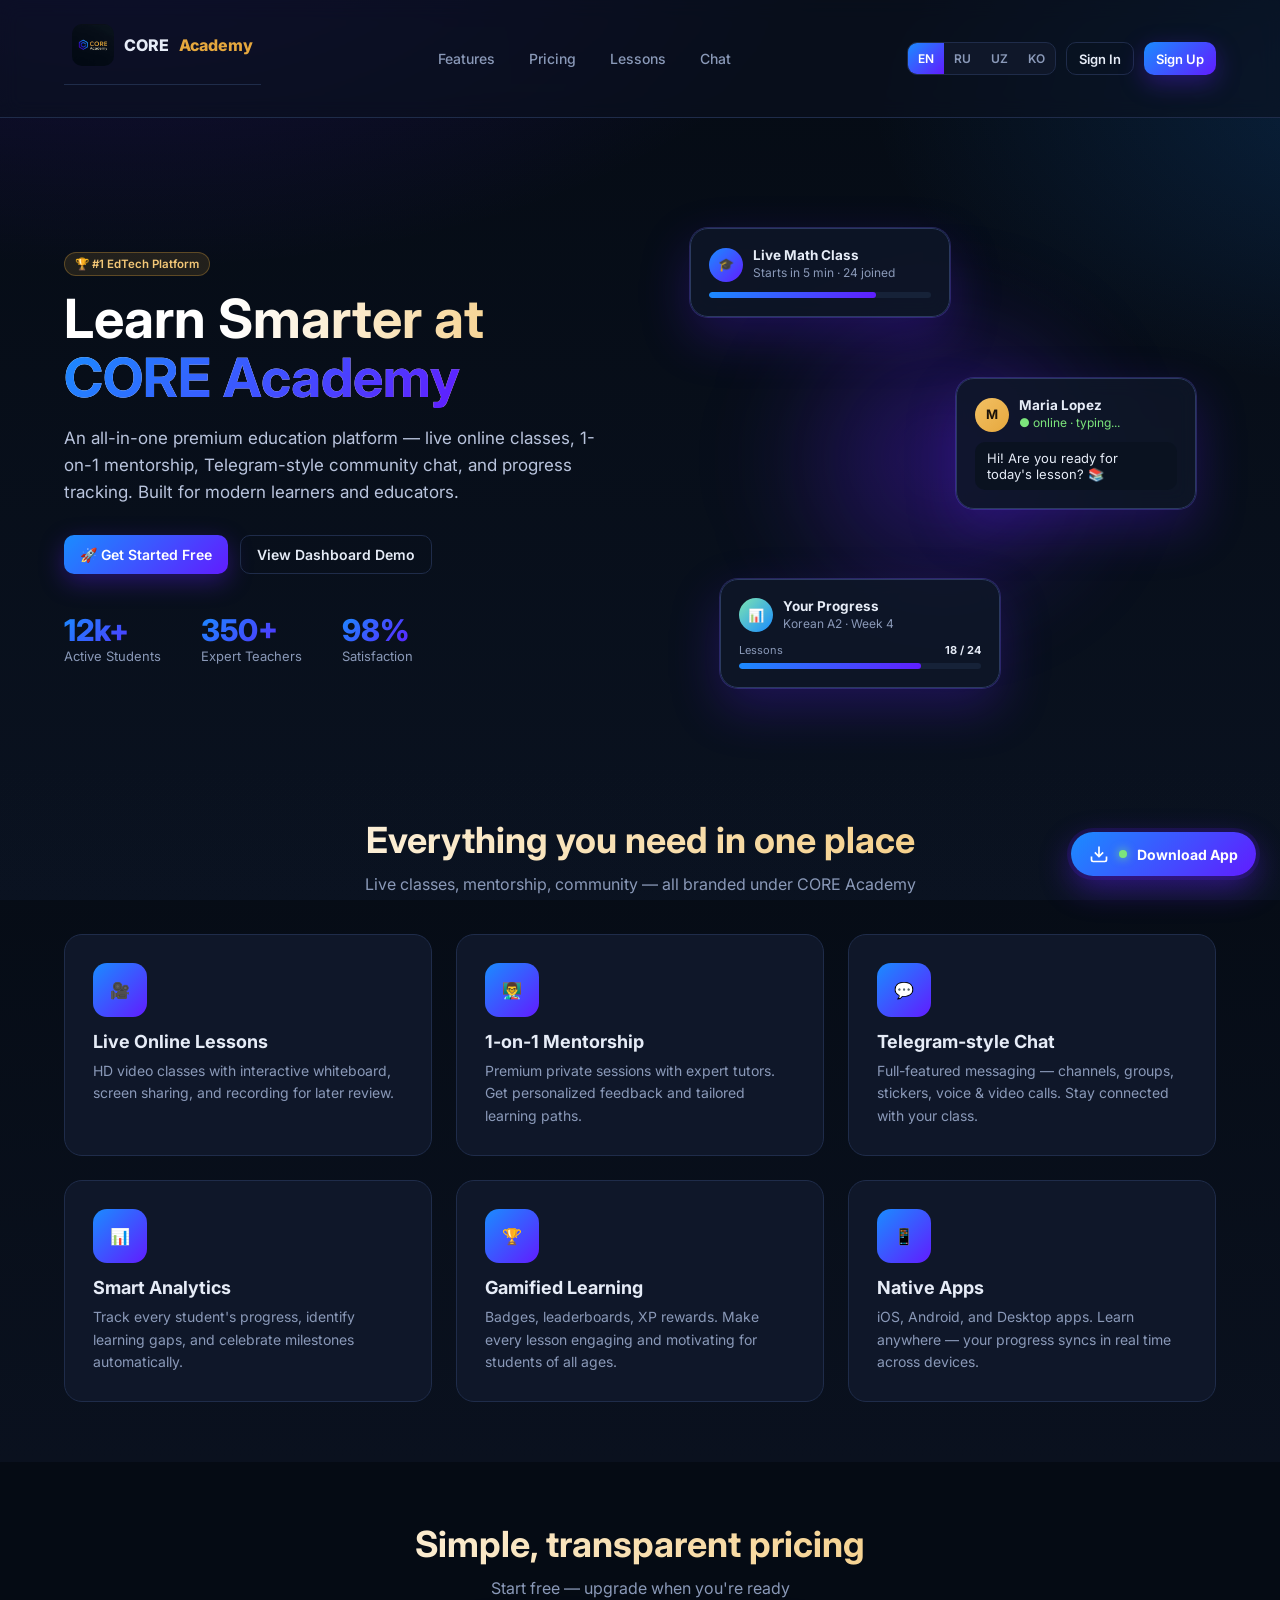
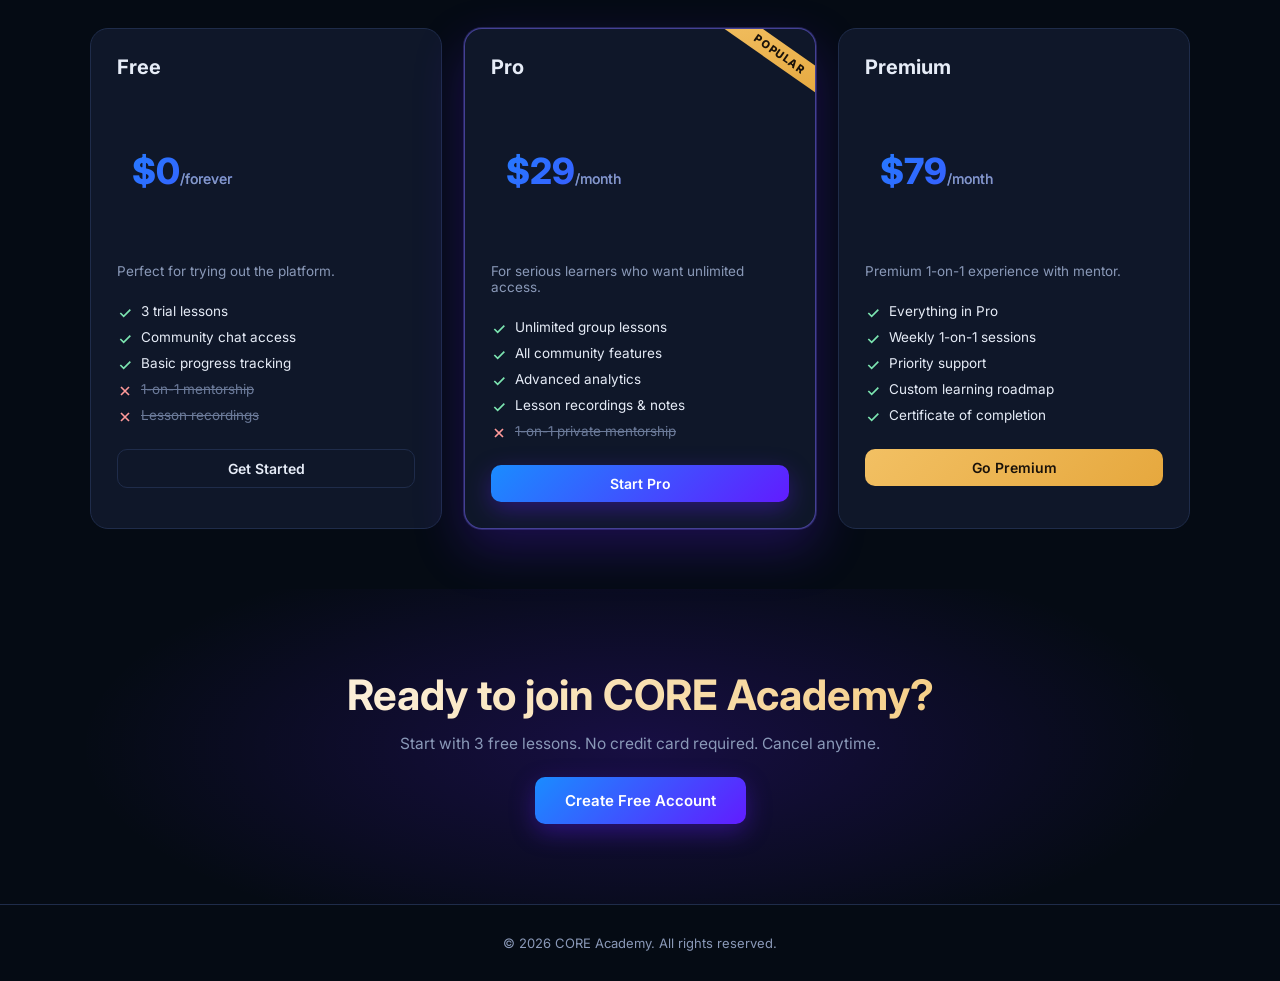
<file: index.html>
<!DOCTYPE html>
<html lang="en">
<head>
<meta charset="UTF-8"/>
<meta name="viewport" content="width=device-width,initial-scale=1"/>
<title>CORE Academy — Premium EdTech Platform</title>
<link rel="icon" href="assets/logo.png"/>
<link rel="preconnect" href="https://fonts.googleapis.com">
<link href="https://fonts.googleapis.com/css2?family=Inter:wght@400;500;600;700;800&display=swap" rel="stylesheet">
<link rel="stylesheet" href="css/theme.css"/>
<style>
  .land{min-height:100vh;display:flex;flex-direction:column}
  .nav-top{display:flex;align-items:center;justify-content:space-between;padding:18px 5%;backdrop-filter:blur(10px);background:rgba(10,18,32,.6);border-bottom:1px solid var(--border);position:sticky;top:0;z-index:30}
  .nav-top .brand{display:flex;align-items:center;gap:10px;font-weight:800}
  .nav-top .brand img{width:42px;height:42px;border-radius:10px}
  .nav-top .brand span{color:var(--gold)}
  .nav-top nav a{padding:8px 14px;border-radius:8px;color:var(--muted);font-size:14px;font-weight:500}
  .nav-top nav a:hover{color:var(--text)}
  .hero{padding:80px 5% 40px;display:grid;grid-template-columns:1fr 1fr;gap:60px;align-items:center}
  .hero h1{font-size:54px;line-height:1.08;margin:0 0 18px;background:linear-gradient(90deg,#fff 30%,#F2C063);-webkit-background-clip:text;background-clip:text;color:transparent}
  .hero h1 em{font-style:normal;background:var(--grad-brand);-webkit-background-clip:text;background-clip:text;color:transparent}
  .hero p{color:#b9c4dd;font-size:17px;line-height:1.6;max-width:540px}
  .hero .cta{display:flex;gap:12px;margin-top:28px;flex-wrap:wrap}
  .hero .stats{display:flex;gap:40px;margin-top:38px}
  .hero .stats div{}
  .hero .stats .n{font-size:30px;font-weight:800;background:var(--grad-brand);-webkit-background-clip:text;background-clip:text;color:transparent}
  .hero .stats .l{color:var(--muted);font-size:13px}
  .hero-vis{position:relative;height:520px}
  .hero-vis .glow{position:absolute;inset:0;background:radial-gradient(closest-side, rgba(97,28,255,.35), transparent 70%);filter:blur(40px)}
  .hero-vis .card{position:absolute;background:rgba(15,23,41,.85);border:1px solid var(--border-2);border-radius:18px;padding:18px;backdrop-filter:blur(10px);box-shadow:var(--shadow-glow)}
  .hero-vis .c1{top:30px;left:20px;width:260px}
  .hero-vis .c2{top:180px;right:20px;width:240px}
  .hero-vis .c3{bottom:30px;left:50px;width:280px}
  .hero-vis .c1 .head, .hero-vis .c2 .head, .hero-vis .c3 .head{display:flex;align-items:center;gap:10px;margin-bottom:10px}
  .hero-vis .av{width:34px;height:34px;border-radius:50%;background:var(--grad-brand);color:#fff;display:grid;place-items:center;font-weight:700;font-size:13px}
  .hero-vis h4{margin:0;font-size:13.5px}
  .hero-vis p{margin:0;font-size:12px;color:var(--muted)}
  .feat{padding:60px 5%;background:linear-gradient(180deg,transparent,rgba(15,23,41,.5))}
  .feat h2{text-align:center;font-size:36px;margin:0 0 12px;background:linear-gradient(90deg,#fff,#F2C063);-webkit-background-clip:text;background-clip:text;color:transparent}
  .feat .sub{text-align:center;color:var(--muted);margin-bottom:40px}
  .feat-grid{display:grid;grid-template-columns:repeat(3,1fr);gap:24px;max-width:1200px;margin:auto}
  .fcard{padding:28px;border-radius:18px;background:var(--panel);border:1px solid var(--border);transition:.2s}
  .fcard:hover{border-color:var(--border-2);transform:translateY(-4px)}
  .fcard .b{width:54px;height:54px;border-radius:14px;background:var(--grad-brand);color:#fff;display:grid;place-items:center;margin-bottom:14px}
  .fcard h3{margin:0 0 8px;font-size:18px}
  .fcard p{margin:0;color:var(--muted);font-size:14px;line-height:1.6}
  .price{padding:60px 5%}
  .price-grid{display:grid;grid-template-columns:repeat(3,1fr);gap:22px;max-width:1100px;margin:30px auto 0}
  .cta-end{padding:80px 5%;text-align:center;background:radial-gradient(800px 300px at 50% 50%,rgba(97,28,255,.2),transparent 70%)}
  .cta-end h2{font-size:42px;margin:0 0 14px;background:linear-gradient(90deg,#fff,#F2C063);-webkit-background-clip:text;background-clip:text;color:transparent}
  footer{padding:30px 5%;border-top:1px solid var(--border);text-align:center;color:var(--muted);font-size:13px}
  @media(max-width:900px){.hero{grid-template-columns:1fr;padding-top:40px}.hero h1{font-size:36px}.hero-vis{height:380px}.feat-grid,.price-grid{grid-template-columns:1fr}}
</style>
</head>
<body>
<div class="land">
  <div class="nav-top">
    <a href="index.html" class="brand"><img src="assets/logo.png"/>CORE <span>Academy</span></a>
    <nav style="display:flex;gap:6px">
      <a href="#features">Features</a>
      <a href="#pricing">Pricing</a>
      <a href="pages/lessons.html">Lessons</a>
      <a href="pages/chat.html">Chat</a>
    </nav>
    <div style="display:flex;gap:10px">
      <div class="lang-pick">
        <button data-lang="en" onclick="setLang('en')">EN</button>
        <button data-lang="ru" onclick="setLang('ru')">RU</button>
        <button data-lang="uz" onclick="setLang('uz')">UZ</button>
        <button data-lang="ko" onclick="setLang('ko')">KO</button>
      </div>
      <a href="pages/login.html" class="btn btn-ghost btn-sm" data-i18n="signIn">Sign In</a>
      <a href="pages/login.html?tab=signup" class="btn btn-primary btn-sm" data-i18n="signUp">Sign Up</a>
    </div>
  </div>

  <section class="hero">
    <div>
      <span class="pill gold">🏆 #1 EdTech Platform</span>
      <h1 style="margin-top:14px">Learn Smarter at <em>CORE Academy</em></h1>
      <p>An all-in-one premium education platform — live online classes, 1-on-1 mentorship, Telegram-style community chat, and progress tracking. Built for modern learners and educators.</p>
      <div class="cta">
        <a href="pages/login.html?tab=signup" class="btn btn-primary">🚀 Get Started Free</a>
        <a href="pages/dashboard.html" class="btn btn-ghost">View Dashboard Demo</a>
      </div>
      <div class="stats">
        <div><div class="n">12k+</div><div class="l">Active Students</div></div>
        <div><div class="n">350+</div><div class="l">Expert Teachers</div></div>
        <div><div class="n">98%</div><div class="l">Satisfaction</div></div>
      </div>
    </div>
    <div class="hero-vis">
      <div class="glow"></div>
      <div class="card c1">
        <div class="head"><div class="av">🎓</div><div><h4>Live Math Class</h4><p>Starts in 5 min · 24 joined</p></div></div>
        <div class="bar-track"><div class="bar-fill" style="width:75%"></div></div>
      </div>
      <div class="card c2">
        <div class="head"><div class="av" style="background:var(--grad-gold);color:#1a120a">M</div><div><h4>Maria Lopez</h4><p style="color:#7CE57C">● online · typing...</p></div></div>
        <div style="background:var(--bg-1);padding:8px 12px;border-radius:10px;font-size:13px">Hi! Are you ready for today's lesson? 📚</div>
      </div>
      <div class="card c3">
        <div class="head"><div class="av" style="background:linear-gradient(135deg,#7CE5B1,#1A8CFF)">📊</div><div><h4>Your Progress</h4><p>Korean A2 · Week 4</p></div></div>
        <div style="display:flex;gap:8px;font-size:11px;color:var(--muted);margin-bottom:6px"><span>Lessons</span><span style="margin-left:auto;color:var(--text);font-weight:700">18 / 24</span></div>
        <div class="bar-track"><div class="bar-fill" style="width:75%"></div></div>
      </div>
    </div>
  </section>

  <section class="feat" id="features">
    <h2>Everything you need in one place</h2>
    <div class="sub">Live classes, mentorship, community — all branded under CORE Academy</div>
    <div class="feat-grid">
      <div class="fcard"><div class="b">🎥</div><h3>Live Online Lessons</h3><p>HD video classes with interactive whiteboard, screen sharing, and recording for later review.</p></div>
      <div class="fcard"><div class="b">👨‍🏫</div><h3>1-on-1 Mentorship</h3><p>Premium private sessions with expert tutors. Get personalized feedback and tailored learning paths.</p></div>
      <div class="fcard"><div class="b">💬</div><h3>Telegram-style Chat</h3><p>Full-featured messaging — channels, groups, stickers, voice & video calls. Stay connected with your class.</p></div>
      <div class="fcard"><div class="b">📊</div><h3>Smart Analytics</h3><p>Track every student's progress, identify learning gaps, and celebrate milestones automatically.</p></div>
      <div class="fcard"><div class="b">🏆</div><h3>Gamified Learning</h3><p>Badges, leaderboards, XP rewards. Make every lesson engaging and motivating for students of all ages.</p></div>
      <div class="fcard"><div class="b">📱</div><h3>Native Apps</h3><p>iOS, Android, and Desktop apps. Learn anywhere — your progress syncs in real time across devices.</p></div>
    </div>
  </section>

  <section class="price" id="pricing">
    <h2 style="text-align:center;font-size:36px;margin:0 0 12px;background:linear-gradient(90deg,#fff,#F2C063);-webkit-background-clip:text;background-clip:text;color:transparent">Simple, transparent pricing</h2>
    <div style="text-align:center;color:var(--muted)">Start free — upgrade when you're ready</div>
    <div class="price-grid">
      <div class="tier">
        <h3 data-i18n="free">Free</h3>
        <div class="price">$0<small>/forever</small></div>
        <p style="color:var(--muted);font-size:13.5px;margin:0">Perfect for trying out the platform.</p>
        <ul>
          <li><svg viewBox="0 0 24 24" fill="none" stroke="#7ce5b1" stroke-width="2.5" class="ic-sm"><path d="m5 12 5 5L20 7"/></svg> 3 trial lessons</li>
          <li><svg viewBox="0 0 24 24" fill="none" stroke="#7ce5b1" stroke-width="2.5" class="ic-sm"><path d="m5 12 5 5L20 7"/></svg> Community chat access</li>
          <li><svg viewBox="0 0 24 24" fill="none" stroke="#7ce5b1" stroke-width="2.5" class="ic-sm"><path d="m5 12 5 5L20 7"/></svg> Basic progress tracking</li>
          <li class="off"><svg viewBox="0 0 24 24" fill="none" stroke="#ff9a9a" stroke-width="2.5" class="ic-sm"><path d="M6 6l12 12M18 6 6 18"/></svg> 1-on-1 mentorship</li>
          <li class="off"><svg viewBox="0 0 24 24" fill="none" stroke="#ff9a9a" stroke-width="2.5" class="ic-sm"><path d="M6 6l12 12M18 6 6 18"/></svg> Lesson recordings</li>
        </ul>
        <a href="pages/login.html?tab=signup" class="btn btn-ghost" style="justify-content:center">Get Started</a>
      </div>
      <div class="tier popular">
        <div class="ribbon">POPULAR</div>
        <h3 data-i18n="pro">Pro</h3>
        <div class="price">$29<small>/month</small></div>
        <p style="color:var(--muted);font-size:13.5px;margin:0">For serious learners who want unlimited access.</p>
        <ul>
          <li><svg viewBox="0 0 24 24" fill="none" stroke="#7ce5b1" stroke-width="2.5" class="ic-sm"><path d="m5 12 5 5L20 7"/></svg> Unlimited group lessons</li>
          <li><svg viewBox="0 0 24 24" fill="none" stroke="#7ce5b1" stroke-width="2.5" class="ic-sm"><path d="m5 12 5 5L20 7"/></svg> All community features</li>
          <li><svg viewBox="0 0 24 24" fill="none" stroke="#7ce5b1" stroke-width="2.5" class="ic-sm"><path d="m5 12 5 5L20 7"/></svg> Advanced analytics</li>
          <li><svg viewBox="0 0 24 24" fill="none" stroke="#7ce5b1" stroke-width="2.5" class="ic-sm"><path d="m5 12 5 5L20 7"/></svg> Lesson recordings & notes</li>
          <li class="off"><svg viewBox="0 0 24 24" fill="none" stroke="#ff9a9a" stroke-width="2.5" class="ic-sm"><path d="M6 6l12 12M18 6 6 18"/></svg> 1-on-1 private mentorship</li>
        </ul>
        <a href="pages/subscription.html" class="btn btn-primary" style="justify-content:center">Start Pro</a>
      </div>
      <div class="tier">
        <h3 data-i18n="premium">Premium</h3>
        <div class="price">$79<small>/month</small></div>
        <p style="color:var(--muted);font-size:13.5px;margin:0">Premium 1-on-1 experience with mentor.</p>
        <ul>
          <li><svg viewBox="0 0 24 24" fill="none" stroke="#7ce5b1" stroke-width="2.5" class="ic-sm"><path d="m5 12 5 5L20 7"/></svg> Everything in Pro</li>
          <li><svg viewBox="0 0 24 24" fill="none" stroke="#7ce5b1" stroke-width="2.5" class="ic-sm"><path d="m5 12 5 5L20 7"/></svg> Weekly 1-on-1 sessions</li>
          <li><svg viewBox="0 0 24 24" fill="none" stroke="#7ce5b1" stroke-width="2.5" class="ic-sm"><path d="m5 12 5 5L20 7"/></svg> Priority support</li>
          <li><svg viewBox="0 0 24 24" fill="none" stroke="#7ce5b1" stroke-width="2.5" class="ic-sm"><path d="m5 12 5 5L20 7"/></svg> Custom learning roadmap</li>
          <li><svg viewBox="0 0 24 24" fill="none" stroke="#7ce5b1" stroke-width="2.5" class="ic-sm"><path d="m5 12 5 5L20 7"/></svg> Certificate of completion</li>
        </ul>
        <a href="pages/subscription.html" class="btn btn-gold" style="justify-content:center">Go Premium</a>
      </div>
    </div>
  </section>

  <section class="cta-end">
    <h2>Ready to join CORE Academy?</h2>
    <p style="color:var(--muted);max-width:560px;margin:0 auto 24px;font-size:15.5px">Start with 3 free lessons. No credit card required. Cancel anytime.</p>
    <a href="pages/login.html?tab=signup" class="btn btn-primary" style="padding:14px 30px;font-size:15px">Create Free Account</a>
  </section>

  <footer>© 2026 CORE Academy. All rights reserved.</footer>
</div>

<script src="js/app.js"></script>
<script>
  document.body.insertAdjacentHTML('beforeend', renderFAB());
  applyI18n();
</script>
</body>
</html>
</file>
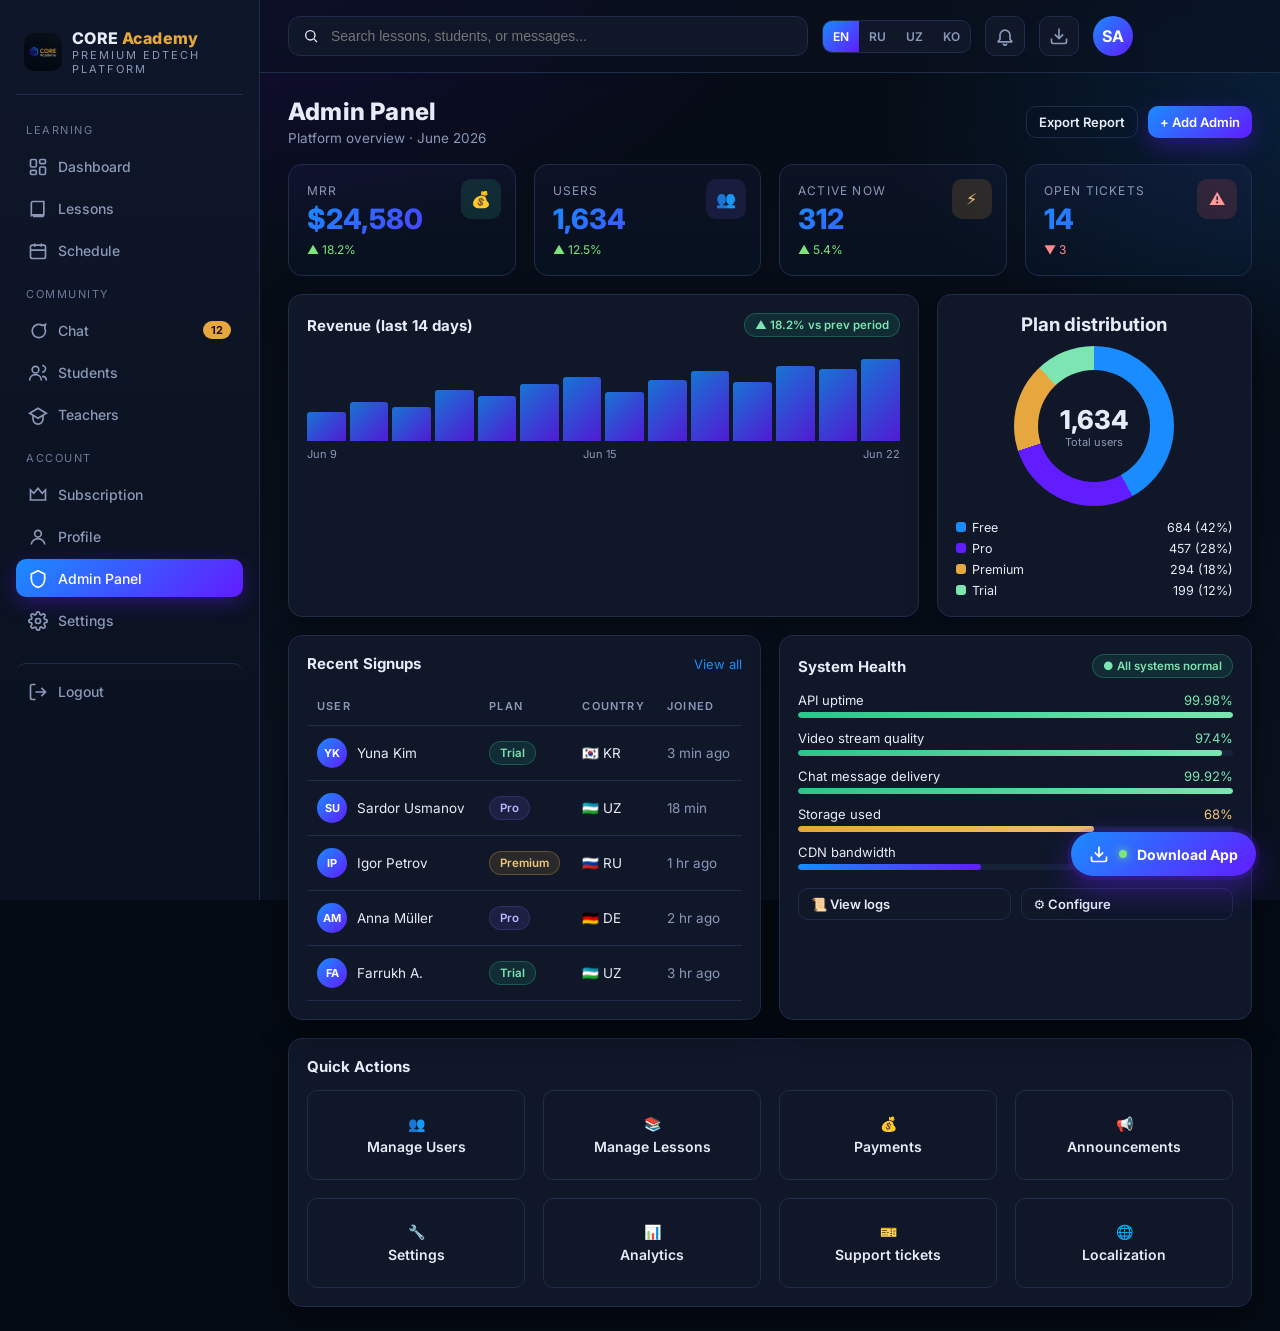
<file: admin.html>
<!DOCTYPE html>
<html lang="en">
<head>
<meta charset="UTF-8"/>
<meta name="viewport" content="width=device-width,initial-scale=1"/>
<title>Admin · CORE Academy</title>
<link rel="icon" href="../assets/logo.png"/>
<link href="https://fonts.googleapis.com/css2?family=Inter:wght@400;500;600;700;800&display=swap" rel="stylesheet">
<link rel="stylesheet" href="../css/theme.css"/>
<style>
  .spark{height:90px;display:flex;align-items:flex-end;gap:4px;padding-top:8px}
  .spark span{flex:1;background:var(--grad-brand);border-radius:3px 3px 0 0;opacity:.8}
  .donut{width:160px;height:160px;border-radius:50%;background:conic-gradient(#1A8CFF 0% 42%,#611CFF 42% 70%,#E6A83E 70% 88%,#7CE5B1 88% 100%);position:relative;margin:0 auto}
  .donut::after{content:'';position:absolute;inset:24px;background:var(--panel);border-radius:50%}
  .donut-c{position:absolute;inset:0;display:grid;place-items:center;text-align:center;z-index:1}
</style>
</head>
<body>
<div class="app" id="app">
  <div class="page-title">
    <div>
      <h1 data-i18n="admin">Admin Panel</h1>
      <p>Platform overview · June 2026</p>
    </div>
    <div style="display:flex;gap:10px">
      <button class="btn btn-ghost btn-sm">Export Report</button>
      <button class="btn btn-primary btn-sm">+ Add Admin</button>
    </div>
  </div>

  <div class="grid grid-4">
    <div class="stat"><div class="ico" style="background:rgba(46,196,138,.15);color:#7ce5b1">💰</div><div class="lbl">MRR</div><div class="val">$24,580</div><div class="delta">▲ 18.2%</div></div>
    <div class="stat"><div class="ico">👥</div><div class="lbl">Users</div><div class="val">1,634</div><div class="delta">▲ 12.5%</div></div>
    <div class="stat"><div class="ico" style="background:rgba(230,168,62,.15);color:#f3c777">⚡</div><div class="lbl">Active Now</div><div class="val">312</div><div class="delta">▲ 5.4%</div></div>
    <div class="stat"><div class="ico" style="background:rgba(255,90,90,.15);color:#ff9a9a">⚠</div><div class="lbl">Open Tickets</div><div class="val">14</div><div class="delta down">▼ 3</div></div>
  </div>

  <div class="grid grid-2-1" style="margin-top:18px">
    <div class="card card-pad">
      <div class="card-title"><h3>Revenue (last 14 days)</h3><span class="pill green">▲ 18.2% vs prev period</span></div>
      <div class="spark">
        <span style="height:35%"></span><span style="height:48%"></span><span style="height:42%"></span><span style="height:62%"></span><span style="height:55%"></span><span style="height:70%"></span><span style="height:78%"></span><span style="height:60%"></span><span style="height:74%"></span><span style="height:85%"></span><span style="height:72%"></span><span style="height:92%"></span><span style="height:88%"></span><span style="height:100%"></span>
      </div>
      <div style="display:flex;justify-content:space-between;color:var(--muted);font-size:11px;margin-top:6px"><span>Jun 9</span><span>Jun 15</span><span>Jun 22</span></div>
    </div>

    <div class="card card-pad">
      <h3 style="margin:0 0 10px;text-align:center">Plan distribution</h3>
      <div style="position:relative">
        <div class="donut"></div>
        <div class="donut-c"><div><div style="font-size:26px;font-weight:800">1,634</div><div style="color:var(--muted);font-size:11px">Total users</div></div></div>
      </div>
      <div style="margin-top:14px;display:flex;flex-direction:column;gap:6px;font-size:12.5px">
        <div style="display:flex;justify-content:space-between"><span><span style="display:inline-block;width:10px;height:10px;background:#1A8CFF;border-radius:3px;margin-right:6px"></span>Free</span><span>684 (42%)</span></div>
        <div style="display:flex;justify-content:space-between"><span><span style="display:inline-block;width:10px;height:10px;background:#611CFF;border-radius:3px;margin-right:6px"></span>Pro</span><span>457 (28%)</span></div>
        <div style="display:flex;justify-content:space-between"><span><span style="display:inline-block;width:10px;height:10px;background:#E6A83E;border-radius:3px;margin-right:6px"></span>Premium</span><span>294 (18%)</span></div>
        <div style="display:flex;justify-content:space-between"><span><span style="display:inline-block;width:10px;height:10px;background:#7CE5B1;border-radius:3px;margin-right:6px"></span>Trial</span><span>199 (12%)</span></div>
      </div>
    </div>
  </div>

  <div class="grid grid-2" style="margin-top:18px">
    <div class="card card-pad">
      <div class="card-title"><h3>Recent Signups</h3><a>View all</a></div>
      <table>
        <thead><tr><th>User</th><th>Plan</th><th>Country</th><th>Joined</th></tr></thead>
        <tbody>
          <tr><td><div style="display:flex;align-items:center;gap:10px"><div class="avatar" style="width:30px;height:30px;font-size:11px">YK</div>Yuna Kim</div></td><td><span class="pill green">Trial</span></td><td>🇰🇷 KR</td><td style="color:var(--muted)">3 min ago</td></tr>
          <tr><td><div style="display:flex;align-items:center;gap:10px"><div class="avatar" style="width:30px;height:30px;font-size:11px">SU</div>Sardor Usmanov</div></td><td><span class="pill">Pro</span></td><td>🇺🇿 UZ</td><td style="color:var(--muted)">18 min</td></tr>
          <tr><td><div style="display:flex;align-items:center;gap:10px"><div class="avatar" style="width:30px;height:30px;font-size:11px">IP</div>Igor Petrov</div></td><td><span class="pill gold">Premium</span></td><td>🇷🇺 RU</td><td style="color:var(--muted)">1 hr ago</td></tr>
          <tr><td><div style="display:flex;align-items:center;gap:10px"><div class="avatar" style="width:30px;height:30px;font-size:11px">AM</div>Anna Müller</div></td><td><span class="pill">Pro</span></td><td>🇩🇪 DE</td><td style="color:var(--muted)">2 hr ago</td></tr>
          <tr><td><div style="display:flex;align-items:center;gap:10px"><div class="avatar" style="width:30px;height:30px;font-size:11px">FA</div>Farrukh A.</div></td><td><span class="pill green">Trial</span></td><td>🇺🇿 UZ</td><td style="color:var(--muted)">3 hr ago</td></tr>
        </tbody>
      </table>
    </div>

    <div class="card card-pad">
      <div class="card-title"><h3>System Health</h3><span class="pill green">● All systems normal</span></div>
      <div style="display:flex;flex-direction:column;gap:12px">
        <div><div style="display:flex;justify-content:space-between;font-size:13px;margin-bottom:4px"><span>API uptime</span><span style="color:#7CE5B1">99.98%</span></div><div class="bar-track"><div class="bar-fill" style="width:99.98%;background:linear-gradient(90deg,#2EC48A,#7CE5B1)"></div></div></div>
        <div><div style="display:flex;justify-content:space-between;font-size:13px;margin-bottom:4px"><span>Video stream quality</span><span style="color:#7CE5B1">97.4%</span></div><div class="bar-track"><div class="bar-fill" style="width:97.4%;background:linear-gradient(90deg,#2EC48A,#7CE5B1)"></div></div></div>
        <div><div style="display:flex;justify-content:space-between;font-size:13px;margin-bottom:4px"><span>Chat message delivery</span><span style="color:#7CE5B1">99.92%</span></div><div class="bar-track"><div class="bar-fill" style="width:99.92%;background:linear-gradient(90deg,#2EC48A,#7CE5B1)"></div></div></div>
        <div><div style="display:flex;justify-content:space-between;font-size:13px;margin-bottom:4px"><span>Storage used</span><span style="color:#f3c777">68%</span></div><div class="bar-track"><div class="bar-fill" style="width:68%;background:linear-gradient(90deg,#E6A83E,#F2C063)"></div></div></div>
        <div><div style="display:flex;justify-content:space-between;font-size:13px;margin-bottom:4px"><span>CDN bandwidth</span><span style="color:#9bc8ff">42%</span></div><div class="bar-track"><div class="bar-fill" style="width:42%"></div></div></div>
      </div>
      <div style="margin-top:18px;display:grid;grid-template-columns:1fr 1fr;gap:10px">
        <button class="btn btn-ghost btn-sm">📜 View logs</button>
        <button class="btn btn-ghost btn-sm">⚙ Configure</button>
      </div>
    </div>
  </div>

  <div class="card card-pad" style="margin-top:18px">
    <div class="card-title"><h3>Quick Actions</h3></div>
    <div class="grid grid-4">
      <button class="btn btn-ghost" style="flex-direction:column;height:90px;justify-content:center;gap:6px">👥<br/><span>Manage Users</span></button>
      <button class="btn btn-ghost" style="flex-direction:column;height:90px;justify-content:center;gap:6px">📚<br/><span>Manage Lessons</span></button>
      <button class="btn btn-ghost" style="flex-direction:column;height:90px;justify-content:center;gap:6px">💰<br/><span>Payments</span></button>
      <button class="btn btn-ghost" style="flex-direction:column;height:90px;justify-content:center;gap:6px">📢<br/><span>Announcements</span></button>
      <button class="btn btn-ghost" style="flex-direction:column;height:90px;justify-content:center;gap:6px">🔧<br/><span>Settings</span></button>
      <button class="btn btn-ghost" style="flex-direction:column;height:90px;justify-content:center;gap:6px">📊<br/><span>Analytics</span></button>
      <button class="btn btn-ghost" style="flex-direction:column;height:90px;justify-content:center;gap:6px">🎫<br/><span>Support tickets</span></button>
      <button class="btn btn-ghost" style="flex-direction:column;height:90px;justify-content:center;gap:6px">🌐<br/><span>Localization</span></button>
    </div>
  </div>
</div>

<script src="../js/app.js"></script>
<script>mountShell('admin');</script>
</body>
</html>
</file>
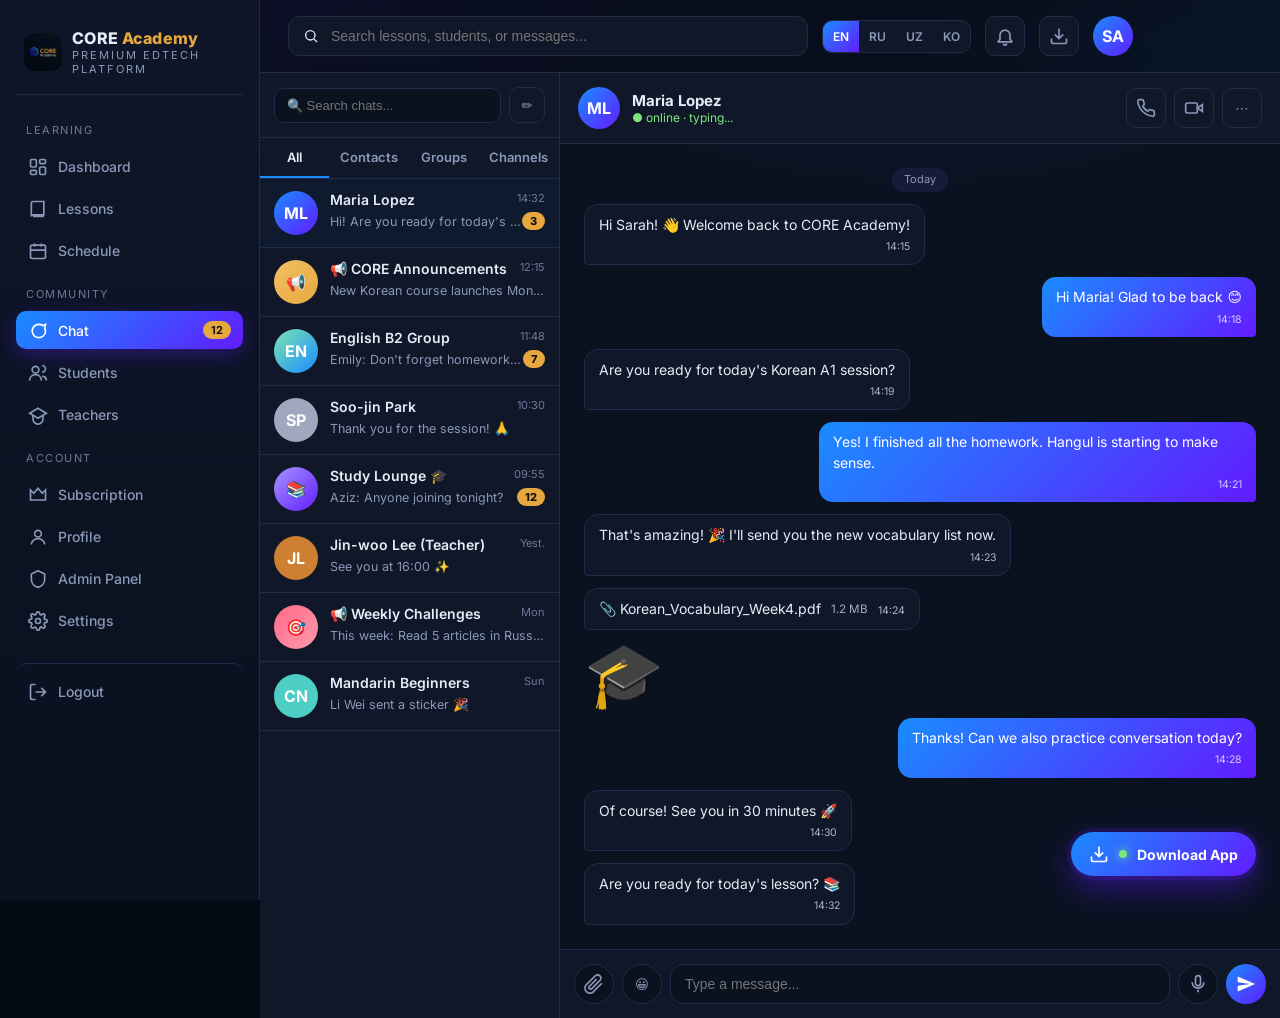
<file: chat.html>
<!DOCTYPE html>
<html lang="en">
<head>
<meta charset="UTF-8"/>
<meta name="viewport" content="width=device-width,initial-scale=1"/>
<title>Chat · CORE Academy</title>
<link rel="icon" href="../assets/logo.png"/>
<link href="https://fonts.googleapis.com/css2?family=Inter:wght@400;500;600;700;800&display=swap" rel="stylesheet">
<link rel="stylesheet" href="../css/theme.css"/>
<style>
  .content{padding:0!important}
  .chat-tabs{display:flex;border-bottom:1px solid var(--border);background:var(--panel)}
  .chat-tabs button{flex:1;background:transparent;border:0;padding:11px;color:var(--muted);font-weight:600;font-size:13px;cursor:pointer;border-bottom:2px solid transparent}
  .chat-tabs button.active{color:var(--text);border-bottom-color:var(--blue)}
  .call-overlay{position:absolute;inset:0;background:radial-gradient(800px 500px at 50% 30%, rgba(97,28,255,.3), transparent 60%),rgba(5,11,20,.95);display:none;align-items:center;justify-content:center;flex-direction:column;gap:30px;z-index:50}
  .call-overlay.open{display:flex}
  .call-avatar{width:120px;height:120px;border-radius:50%;background:var(--grad-brand);display:grid;place-items:center;color:#fff;font-size:42px;font-weight:800;animation:pulse 2s infinite}
  .call-controls{display:flex;gap:14px}
  .call-controls button{width:60px;height:60px;border-radius:50%;border:0;display:grid;place-items:center;color:#fff;cursor:pointer}
  .call-controls .mute{background:rgba(255,255,255,.1)}
  .call-controls .end{background:#FF5A5A}
  .call-controls .vid{background:rgba(255,255,255,.1)}
</style>
</head>
<body>
<div class="app" id="app">
<div class="chat-shell" style="position:relative">
  <!-- Chat List -->
  <div class="chat-list">
    <div class="head">
      <input placeholder="🔍 Search chats..."/>
      <button class="icon-btn" style="width:36px;height:36px">✏️</button>
    </div>
    <div class="chat-tabs">
      <button class="active">All</button>
      <button data-i18n="contacts">Contacts</button>
      <button data-i18n="groups">Groups</button>
      <button data-i18n="channels">Channels</button>
    </div>

    <div class="chat-item active">
      <div class="av" style="background:var(--grad-brand)">ML</div>
      <div class="body">
        <div class="n"><span class="name">Maria Lopez</span><span class="t">14:32</span></div>
        <div class="bot">
          <span class="last">Hi! Are you ready for today's lesson? 📚</span>
          <span class="unread">3</span>
        </div>
      </div>
    </div>
    <div class="chat-item">
      <div class="av" style="background:linear-gradient(135deg,#F2C063,#E6A83E);color:#1a120a">📢</div>
      <div class="body">
        <div class="n"><span class="name">📢 CORE Announcements</span><span class="t">12:15</span></div>
        <div class="bot"><span class="last">New Korean course launches Monday!</span></div>
      </div>
    </div>
    <div class="chat-item">
      <div class="av" style="background:linear-gradient(135deg,#7CE5B1,#1A8CFF)">EN</div>
      <div class="body">
        <div class="n"><span class="name">English B2 Group</span><span class="t">11:48</span></div>
        <div class="bot">
          <span class="last">Emily: Don't forget homework page 42</span>
          <span class="unread">7</span>
        </div>
      </div>
    </div>
    <div class="chat-item">
      <div class="av" style="background:#A0A8C0">SP</div>
      <div class="body">
        <div class="n"><span class="name">Soo-jin Park</span><span class="t">10:30</span></div>
        <div class="bot"><span class="last">Thank you for the session! 🙏</span></div>
      </div>
    </div>
    <div class="chat-item">
      <div class="av" style="background:linear-gradient(135deg,#a795ff,#611CFF)">📚</div>
      <div class="body">
        <div class="n"><span class="name">Study Lounge 🎓</span><span class="t">09:55</span></div>
        <div class="bot"><span class="last">Aziz: Anyone joining tonight?</span><span class="unread">12</span></div>
      </div>
    </div>
    <div class="chat-item">
      <div class="av" style="background:#CD7F32">JL</div>
      <div class="body">
        <div class="n"><span class="name">Jin-woo Lee (Teacher)</span><span class="t">Yest.</span></div>
        <div class="bot"><span class="last">See you at 16:00 ✨</span></div>
      </div>
    </div>
    <div class="chat-item">
      <div class="av" style="background:linear-gradient(135deg,#FF6A88,#FF99AC)">🎯</div>
      <div class="body">
        <div class="n"><span class="name">📢 Weekly Challenges</span><span class="t">Mon</span></div>
        <div class="bot"><span class="last">This week: Read 5 articles in Russian</span></div>
      </div>
    </div>
    <div class="chat-item">
      <div class="av" style="background:#4ECDC4">CN</div>
      <div class="body">
        <div class="n"><span class="name">Mandarin Beginners</span><span class="t">Sun</span></div>
        <div class="bot"><span class="last">Li Wei sent a sticker 🎉</span></div>
      </div>
    </div>
  </div>

  <!-- Chat Main -->
  <div class="chat-main">
    <div class="chat-head">
      <div class="av">ML</div>
      <div>
        <h4>Maria Lopez</h4>
        <div class="status">● <span data-i18n="online">online</span> · <span data-i18n="typing">typing...</span></div>
      </div>
      <div class="actions">
        <button class="icon-btn" onclick="startCall('voice')" title="Voice call">
          <svg viewBox="0 0 24 24" fill="none" stroke="currentColor" stroke-width="2" class="ic-md"><path d="M22 16.9v3a2 2 0 0 1-2.2 2 19.8 19.8 0 0 1-8.6-3.1 19.5 19.5 0 0 1-6-6A19.8 19.8 0 0 1 2.1 4.2 2 2 0 0 1 4.1 2h3a2 2 0 0 1 2 1.7c.1 1 .4 1.9.7 2.8a2 2 0 0 1-.5 2.1L8.1 9.9a16 16 0 0 0 6 6l1.3-1.3a2 2 0 0 1 2.1-.5c.9.3 1.8.6 2.8.7a2 2 0 0 1 1.7 2z"/></svg>
        </button>
        <button class="icon-btn" onclick="startCall('video')" title="Video call">
          <svg viewBox="0 0 24 24" fill="none" stroke="currentColor" stroke-width="2" class="ic-md"><rect x="2" y="6" width="14" height="12" rx="2"/><path d="m22 8-6 4 6 4V8z"/></svg>
        </button>
        <button class="icon-btn">⋯</button>
      </div>
    </div>

    <div class="chat-body" id="chat-body">
      <div class="msg day">Today</div>
      <div class="msg them">Hi Sarah! 👋 Welcome back to CORE Academy!<span class="t">14:15</span></div>
      <div class="msg me">Hi Maria! Glad to be back 😊<span class="t">14:18</span></div>
      <div class="msg them">Are you ready for today's Korean A1 session?<span class="t">14:19</span></div>
      <div class="msg me">Yes! I finished all the homework. Hangul is starting to make sense.<span class="t">14:21</span></div>
      <div class="msg them">That's amazing! 🎉 I'll send you the new vocabulary list now.<span class="t">14:23</span></div>
      <div class="msg them" style="display:flex;align-items:center;gap:10px">📎 Korean_Vocabulary_Week4.pdf<br/><small style="opacity:.7">1.2 MB</small><span class="t">14:24</span></div>
      <div class="sticker">🎓</div>
      <div class="msg me">Thanks! Can we also practice conversation today?<span class="t">14:28</span></div>
      <div class="msg them">Of course! See you in 30 minutes 🚀<span class="t">14:30</span></div>
      <div class="msg them">Are you ready for today's lesson? 📚<span class="t">14:32</span></div>
    </div>

    <div style="position:relative">
      <div class="sticker-pop" id="sticker-pop">
        <div style="font-size:12px;color:var(--muted);margin-bottom:8px">Stickers</div>
        <div class="grid-s">
          <button onclick="sendSticker('🎓')">🎓</button>
          <button onclick="sendSticker('📚')">📚</button>
          <button onclick="sendSticker('✨')">✨</button>
          <button onclick="sendSticker('🚀')">🚀</button>
          <button onclick="sendSticker('🏆')">🏆</button>
          <button onclick="sendSticker('💯')">💯</button>
          <button onclick="sendSticker('🔥')">🔥</button>
          <button onclick="sendSticker('👏')">👏</button>
          <button onclick="sendSticker('❤️')">❤️</button>
          <button onclick="sendSticker('😊')">😊</button>
          <button onclick="sendSticker('🎉')">🎉</button>
          <button onclick="sendSticker('🙏')">🙏</button>
          <button onclick="sendSticker('🤓')">🤓</button>
          <button onclick="sendSticker('💪')">💪</button>
          <button onclick="sendSticker('🌟')">🌟</button>
        </div>
      </div>
      <div class="chat-foot">
        <button class="ic" title="Attach">
          <svg viewBox="0 0 24 24" fill="none" stroke="currentColor" stroke-width="2" class="ic-md"><path d="m21.4 11.1-9.5 9.5a6 6 0 1 1-8.4-8.4l9.5-9.5a4 4 0 1 1 5.6 5.6l-9.5 9.5a2 2 0 0 1-2.8-2.8l8.8-8.8"/></svg>
        </button>
        <button class="ic" title="Stickers" onclick="document.getElementById('sticker-pop').classList.toggle('open')">😀</button>
        <input id="msg-input" data-i18n-ph="typeMessage" placeholder="Type a message..." onkeydown="if(event.key==='Enter')sendMsg()"/>
        <button class="ic" title="Voice message">
          <svg viewBox="0 0 24 24" fill="none" stroke="currentColor" stroke-width="2" class="ic-md"><rect x="9" y="2" width="6" height="12" rx="3"/><path d="M19 10a7 7 0 0 1-14 0M12 19v3"/></svg>
        </button>
        <button class="ic send" onclick="sendMsg()" title="Send">
          <svg viewBox="0 0 24 24" fill="currentColor" class="ic-md"><path d="M2 21l21-9L2 3v7l15 2-15 2v7z"/></svg>
        </button>
      </div>
    </div>
  </div>

  <!-- Call overlay -->
  <div class="call-overlay" id="call-overlay">
    <div class="call-avatar">ML</div>
    <div style="text-align:center;color:#fff">
      <div style="font-size:22px;font-weight:700">Maria Lopez</div>
      <div id="call-type" style="color:#7CE57C;margin-top:4px">📹 Video call · 00:08</div>
    </div>
    <div class="call-controls">
      <button class="mute" title="Mute">🎤</button>
      <button class="vid" title="Camera">📹</button>
      <button class="end" onclick="endCall()" title="End call">📞</button>
    </div>
  </div>
</div>
</div>

<script src="../js/app.js"></script>
<script>
  mountShell('chat');
  function sendMsg(){
    const i = document.getElementById('msg-input');
    if(!i.value.trim()) return;
    const m = document.createElement('div');
    m.className = 'msg me';
    m.innerHTML = `${i.value.replace(/</g,'&lt;')}<span class="t">${new Date().toLocaleTimeString([],{hour:'2-digit',minute:'2-digit'})}</span>`;
    document.getElementById('chat-body').appendChild(m);
    i.value='';
    const b = document.getElementById('chat-body'); b.scrollTop = b.scrollHeight;
  }
  function sendSticker(s){
    const m=document.createElement('div'); m.className='sticker'; m.textContent=s;
    document.getElementById('chat-body').appendChild(m);
    document.getElementById('sticker-pop').classList.remove('open');
    const b=document.getElementById('chat-body'); b.scrollTop=b.scrollHeight;
  }
  function startCall(type){
    document.getElementById('call-overlay').classList.add('open');
    document.getElementById('call-type').textContent = (type==='video'?'📹 Video call':'📞 Voice call')+' · 00:00';
    let s=0;
    window._cti = setInterval(()=>{
      s++;
      const mm = String(Math.floor(s/60)).padStart(2,'0');
      const ss = String(s%60).padStart(2,'0');
      document.getElementById('call-type').textContent = (type==='video'?'📹 Video call':'📞 Voice call')+` · ${mm}:${ss}`;
    },1000);
  }
  function endCall(){
    document.getElementById('call-overlay').classList.remove('open');
    clearInterval(window._cti);
  }
</script>
</body>
</html>
</file>
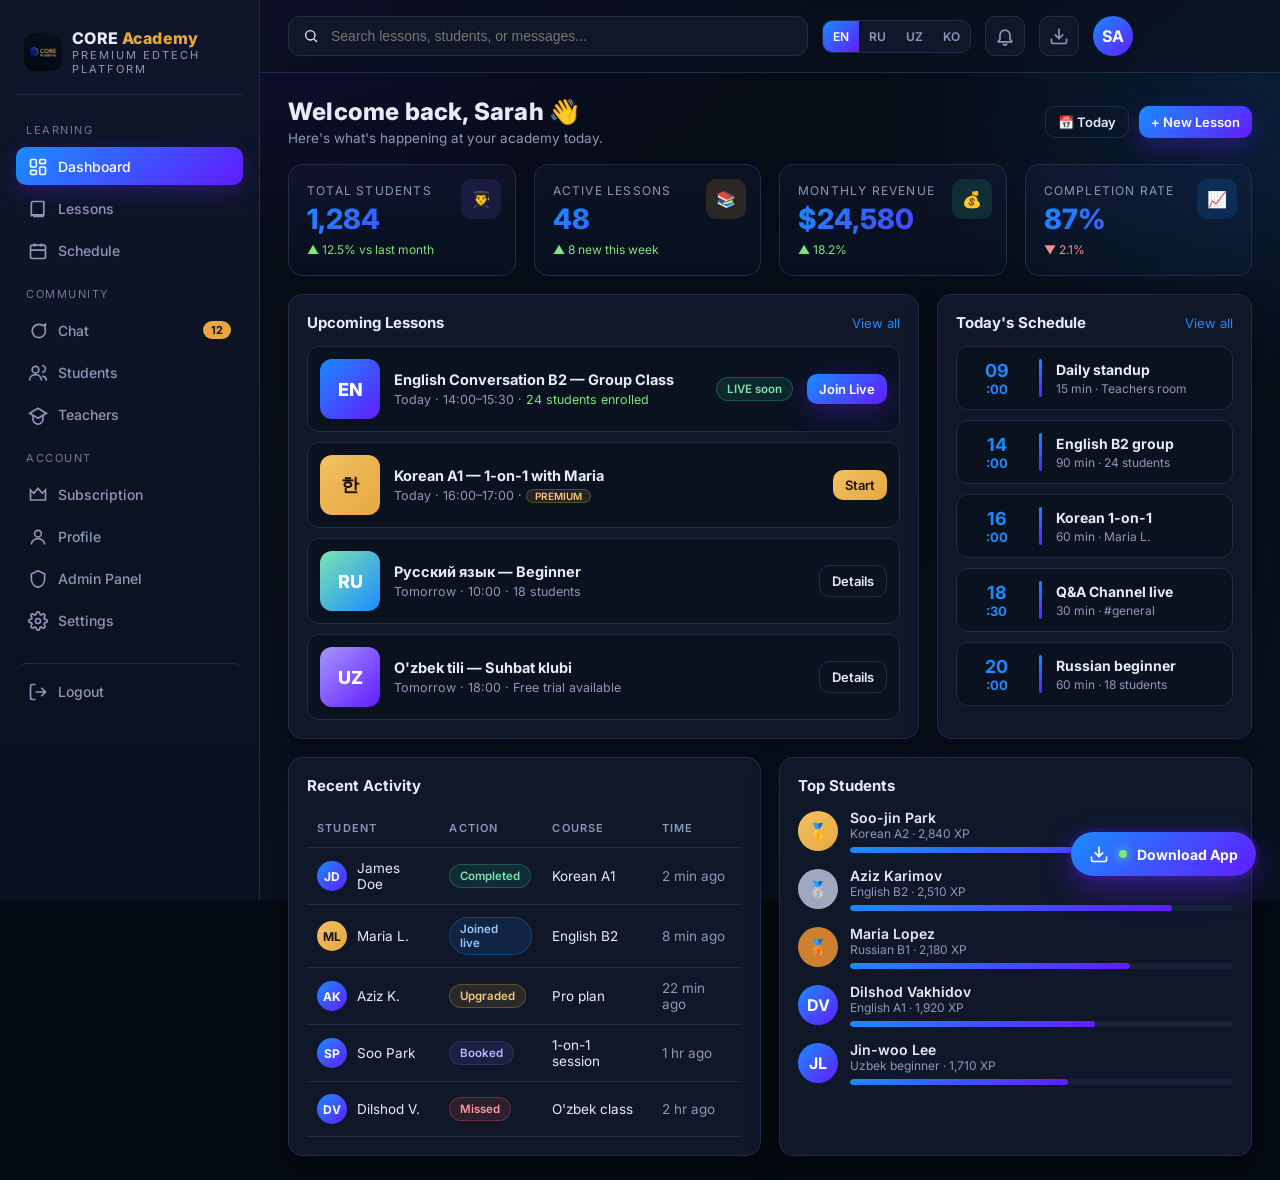
<file: dashboard.html>
<!DOCTYPE html>
<html lang="en">
<head>
<meta charset="UTF-8"/>
<meta name="viewport" content="width=device-width,initial-scale=1"/>
<title>Dashboard · CORE Academy</title>
<link rel="icon" href="../assets/logo.png"/>
<link href="https://fonts.googleapis.com/css2?family=Inter:wght@400;500;600;700;800&display=swap" rel="stylesheet">
<link rel="stylesheet" href="../css/theme.css"/>
</head>
<body>
<div class="app" id="app">
  <div class="page-title">
    <div>
      <h1><span data-i18n="welcome">Welcome back</span>, Sarah 👋</h1>
      <p data-i18n="greet">Here's what's happening at your academy today.</p>
    </div>
    <div style="display:flex;gap:10px">
      <button class="btn btn-ghost btn-sm">📅 Today</button>
      <button class="btn btn-primary btn-sm">+ New Lesson</button>
    </div>
  </div>

  <!-- Stats -->
  <div class="grid grid-4">
    <div class="stat">
      <div class="ico">👨‍🎓</div>
      <div class="lbl" data-i18n="totalStudents">Total Students</div>
      <div class="val">1,284</div>
      <div class="delta">▲ 12.5% vs last month</div>
    </div>
    <div class="stat">
      <div class="ico" style="background:rgba(230,168,62,.15);color:#f3c777">📚</div>
      <div class="lbl" data-i18n="activeLessons">Active Lessons</div>
      <div class="val">48</div>
      <div class="delta">▲ 8 new this week</div>
    </div>
    <div class="stat">
      <div class="ico" style="background:rgba(46,196,138,.15);color:#7ce5b1">💰</div>
      <div class="lbl" data-i18n="monthlyRevenue">Monthly Revenue</div>
      <div class="val">$24,580</div>
      <div class="delta">▲ 18.2%</div>
    </div>
    <div class="stat">
      <div class="ico" style="background:rgba(26,140,255,.15);color:#9bc8ff">📈</div>
      <div class="lbl" data-i18n="completionRate">Completion Rate</div>
      <div class="val">87%</div>
      <div class="delta down">▼ 2.1%</div>
    </div>
  </div>

  <!-- Mid grid -->
  <div class="grid grid-2-1" style="margin-top:18px">
    <!-- Upcoming lessons -->
    <div class="card card-pad">
      <div class="card-title">
        <h3 data-i18n="upcomingLessons">Upcoming Lessons</h3>
        <a href="lessons.html" data-i18n="viewAll">View all</a>
      </div>
      <div style="display:flex;flex-direction:column;gap:10px">
        <div class="lesson">
          <div class="thumb" style="background:linear-gradient(135deg,#1A8CFF,#611CFF)">EN</div>
          <div class="info">
            <h4>English Conversation B2 — Group Class</h4>
            <p>Today · 14:00–15:30 · <span style="color:#7CE57C">24 students enrolled</span></p>
          </div>
          <span class="pill green">LIVE soon</span>
          <button class="btn btn-primary btn-sm" data-i18n="joinLive">Join Live</button>
        </div>
        <div class="lesson">
          <div class="thumb" style="background:linear-gradient(135deg,#F2C063,#E6A83E);color:#1a120a">한</div>
          <div class="info">
            <h4>Korean A1 — 1-on-1 with Maria</h4>
            <p>Today · 16:00–17:00 · <span class="pill gold" style="padding:0 8px;font-size:10px">PREMIUM</span></p>
          </div>
          <button class="btn btn-gold btn-sm">Start</button>
        </div>
        <div class="lesson">
          <div class="thumb" style="background:linear-gradient(135deg,#7CE5B1,#1A8CFF)">RU</div>
          <div class="info">
            <h4>Русский язык — Beginner</h4>
            <p>Tomorrow · 10:00 · 18 students</p>
          </div>
          <button class="btn btn-ghost btn-sm">Details</button>
        </div>
        <div class="lesson">
          <div class="thumb" style="background:linear-gradient(135deg,#a795ff,#611CFF)">UZ</div>
          <div class="info">
            <h4>O'zbek tili — Suhbat klubi</h4>
            <p>Tomorrow · 18:00 · Free trial available</p>
          </div>
          <button class="btn btn-ghost btn-sm">Details</button>
        </div>
      </div>
    </div>

    <!-- Today schedule -->
    <div class="card card-pad">
      <div class="card-title">
        <h3 data-i18n="todaySchedule">Today's Schedule</h3>
        <a href="schedule.html" data-i18n="viewAll">View all</a>
      </div>
      <div style="display:flex;flex-direction:column;gap:10px">
        <div class="evt"><div class="time"><span class="h">09</span>:00</div><div class="bar"></div><div class="det"><h5>Daily standup</h5><p>15 min · Teachers room</p></div></div>
        <div class="evt"><div class="time"><span class="h">14</span>:00</div><div class="bar"></div><div class="det"><h5>English B2 group</h5><p>90 min · 24 students</p></div></div>
        <div class="evt"><div class="time"><span class="h">16</span>:00</div><div class="bar"></div><div class="det"><h5>Korean 1-on-1</h5><p>60 min · Maria L.</p></div></div>
        <div class="evt"><div class="time"><span class="h">18</span>:30</div><div class="bar"></div><div class="det"><h5>Q&A Channel live</h5><p>30 min · #general</p></div></div>
        <div class="evt"><div class="time"><span class="h">20</span>:00</div><div class="bar"></div><div class="det"><h5>Russian beginner</h5><p>60 min · 18 students</p></div></div>
      </div>
    </div>
  </div>

  <!-- Bottom grid -->
  <div class="grid grid-2" style="margin-top:18px">
    <!-- Recent activity -->
    <div class="card card-pad">
      <div class="card-title"><h3 data-i18n="recentActivity">Recent Activity</h3></div>
      <table>
        <thead><tr><th>Student</th><th>Action</th><th>Course</th><th>Time</th></tr></thead>
        <tbody>
          <tr><td><div style="display:flex;align-items:center;gap:10px"><div class="avatar" style="width:30px;height:30px;font-size:12px">JD</div>James Doe</div></td><td><span class="pill green">Completed</span></td><td>Korean A1</td><td style="color:var(--muted)">2 min ago</td></tr>
          <tr><td><div style="display:flex;align-items:center;gap:10px"><div class="avatar" style="width:30px;height:30px;font-size:12px;background:var(--grad-gold);color:#1a120a">ML</div>Maria L.</div></td><td><span class="pill blue">Joined live</span></td><td>English B2</td><td style="color:var(--muted)">8 min ago</td></tr>
          <tr><td><div style="display:flex;align-items:center;gap:10px"><div class="avatar" style="width:30px;height:30px;font-size:12px">AK</div>Aziz K.</div></td><td><span class="pill gold">Upgraded</span></td><td>Pro plan</td><td style="color:var(--muted)">22 min ago</td></tr>
          <tr><td><div style="display:flex;align-items:center;gap:10px"><div class="avatar" style="width:30px;height:30px;font-size:12px">SP</div>Soo Park</div></td><td><span class="pill">Booked</span></td><td>1-on-1 session</td><td style="color:var(--muted)">1 hr ago</td></tr>
          <tr><td><div style="display:flex;align-items:center;gap:10px"><div class="avatar" style="width:30px;height:30px;font-size:12px">DV</div>Dilshod V.</div></td><td><span class="pill red">Missed</span></td><td>O'zbek class</td><td style="color:var(--muted)">2 hr ago</td></tr>
        </tbody>
      </table>
    </div>

    <!-- Top students -->
    <div class="card card-pad">
      <div class="card-title"><h3 data-i18n="topStudents">Top Students this month</h3></div>
      <div style="display:flex;flex-direction:column;gap:14px">
        <div style="display:flex;align-items:center;gap:12px">
          <div class="avatar" style="background:var(--grad-gold);color:#1a120a">🥇</div>
          <div style="flex:1"><div style="font-weight:600;font-size:14px">Soo-jin Park</div><div style="color:var(--muted);font-size:12px">Korean A2 · 2,840 XP</div><div class="bar-track" style="margin-top:6px"><div class="bar-fill" style="width:95%"></div></div></div>
        </div>
        <div style="display:flex;align-items:center;gap:12px">
          <div class="avatar" style="background:#A0A8C0;color:#1a120a">🥈</div>
          <div style="flex:1"><div style="font-weight:600;font-size:14px">Aziz Karimov</div><div style="color:var(--muted);font-size:12px">English B2 · 2,510 XP</div><div class="bar-track" style="margin-top:6px"><div class="bar-fill" style="width:84%"></div></div></div>
        </div>
        <div style="display:flex;align-items:center;gap:12px">
          <div class="avatar" style="background:#CD7F32;color:#fff">🥉</div>
          <div style="flex:1"><div style="font-weight:600;font-size:14px">Maria Lopez</div><div style="color:var(--muted);font-size:12px">Russian B1 · 2,180 XP</div><div class="bar-track" style="margin-top:6px"><div class="bar-fill" style="width:73%"></div></div></div>
        </div>
        <div style="display:flex;align-items:center;gap:12px">
          <div class="avatar" style="width:40px">DV</div>
          <div style="flex:1"><div style="font-weight:600;font-size:14px">Dilshod Vakhidov</div><div style="color:var(--muted);font-size:12px">English A1 · 1,920 XP</div><div class="bar-track" style="margin-top:6px"><div class="bar-fill" style="width:64%"></div></div></div>
        </div>
        <div style="display:flex;align-items:center;gap:12px">
          <div class="avatar" style="width:40px">JL</div>
          <div style="flex:1"><div style="font-weight:600;font-size:14px">Jin-woo Lee</div><div style="color:var(--muted);font-size:12px">Uzbek beginner · 1,710 XP</div><div class="bar-track" style="margin-top:6px"><div class="bar-fill" style="width:57%"></div></div></div>
        </div>
      </div>
    </div>
  </div>
</div>

<script src="../js/app.js"></script>
<script>mountShell('dashboard');</script>
</body>
</html>
</file>
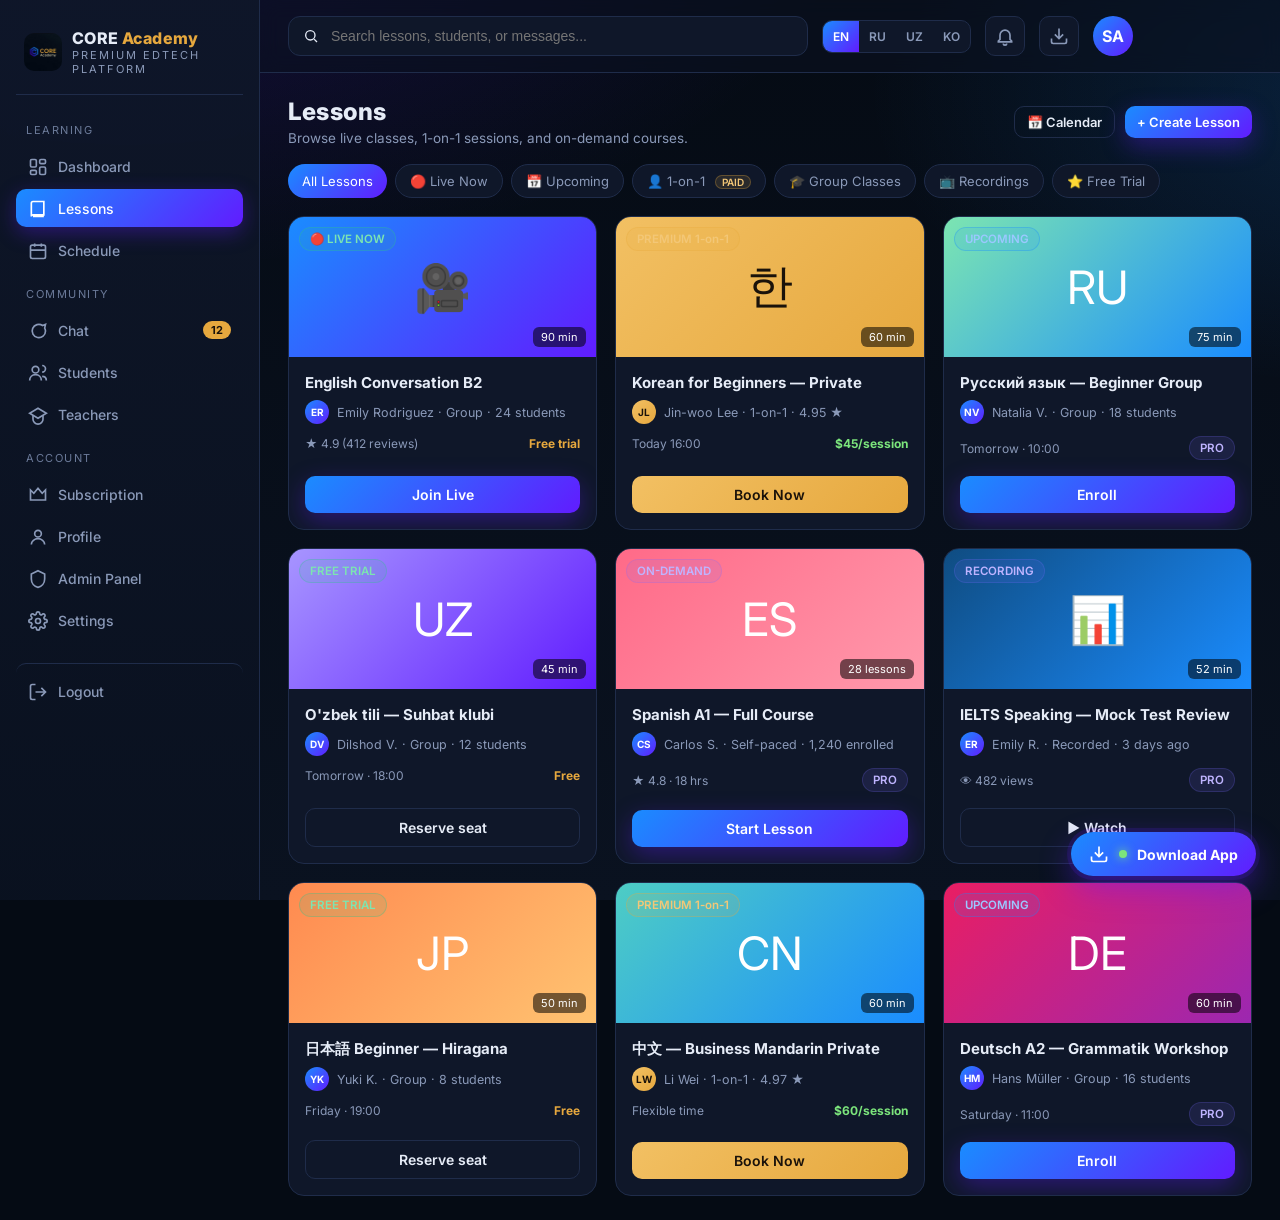
<file: lessons.html>
<!DOCTYPE html>
<html lang="en">
<head>
<meta charset="UTF-8"/>
<meta name="viewport" content="width=device-width,initial-scale=1"/>
<title>Lessons · CORE Academy</title>
<link rel="icon" href="../assets/logo.png"/>
<link href="https://fonts.googleapis.com/css2?family=Inter:wght@400;500;600;700;800&display=swap" rel="stylesheet">
<link rel="stylesheet" href="../css/theme.css"/>
<style>
  .lesson-card{background:var(--panel);border:1px solid var(--border);border-radius:16px;overflow:hidden;display:flex;flex-direction:column;transition:.2s}
  .lesson-card:hover{transform:translateY(-4px);border-color:var(--border-2)}
  .lc-cover{height:140px;display:grid;place-items:center;font-size:46px;color:#fff;position:relative}
  .lc-cover .tag{position:absolute;top:10px;left:10px}
  .lc-cover .duration{position:absolute;bottom:10px;right:10px;background:rgba(0,0,0,.55);padding:3px 8px;border-radius:6px;font-size:11px;color:#fff;backdrop-filter:blur(6px)}
  .lc-body{padding:16px;flex:1;display:flex;flex-direction:column;gap:8px}
  .lc-title{font-weight:700;font-size:15px;margin:0}
  .lc-teacher{display:flex;align-items:center;gap:8px;color:var(--muted);font-size:12.5px}
  .lc-meta{display:flex;align-items:center;justify-content:space-between;color:var(--muted);font-size:12px;margin-top:4px}
  .lc-foot{padding:0 16px 16px;display:flex;gap:8px}
  .filters{display:flex;gap:8px;margin-bottom:18px;flex-wrap:wrap}
  .filters button{padding:8px 14px;border-radius:20px;border:1px solid var(--border);background:var(--panel);color:var(--muted);font-size:13px;cursor:pointer}
  .filters button.active{background:var(--grad-brand);color:#fff;border:0}
</style>
</head>
<body>
<div class="app" id="app">
  <div class="page-title">
    <div>
      <h1 data-i18n="lessons">Lessons</h1>
      <p>Browse live classes, 1-on-1 sessions, and on-demand courses.</p>
    </div>
    <div style="display:flex;gap:10px">
      <button class="btn btn-ghost btn-sm">📅 Calendar</button>
      <button class="btn btn-primary btn-sm">+ Create Lesson</button>
    </div>
  </div>

  <div class="filters">
    <button class="active">All Lessons</button>
    <button>🔴 Live Now</button>
    <button>📅 Upcoming</button>
    <button>👤 1-on-1 <span class="pill gold" style="margin-left:6px;padding:0 6px;font-size:10px">PAID</span></button>
    <button>🎓 Group Classes</button>
    <button>📺 Recordings</button>
    <button>⭐ Free Trial</button>
  </div>

  <div class="grid grid-3">

    <div class="lesson-card">
      <div class="lc-cover" style="background:linear-gradient(135deg,#1A8CFF,#611CFF)">🎥<span class="pill green tag">🔴 LIVE NOW</span><span class="duration">90 min</span></div>
      <div class="lc-body">
        <h4 class="lc-title">English Conversation B2</h4>
        <div class="lc-teacher"><div class="avatar" style="width:24px;height:24px;font-size:10px">ER</div>Emily Rodriguez · Group · 24 students</div>
        <div class="lc-meta"><span>★ 4.9 (412 reviews)</span><span style="color:var(--gold);font-weight:700">Free trial</span></div>
      </div>
      <div class="lc-foot"><a class="btn btn-primary" style="flex:1;justify-content:center" data-i18n="joinLive">Join Live</a></div>
    </div>

    <div class="lesson-card">
      <div class="lc-cover" style="background:linear-gradient(135deg,#F2C063,#E6A83E);color:#1a120a">한<span class="pill gold tag">PREMIUM 1-on-1</span><span class="duration">60 min</span></div>
      <div class="lc-body">
        <h4 class="lc-title">Korean for Beginners — Private</h4>
        <div class="lc-teacher"><div class="avatar" style="width:24px;height:24px;font-size:10px;background:var(--grad-gold);color:#1a120a">JL</div>Jin-woo Lee · 1-on-1 · 4.95 ★</div>
        <div class="lc-meta"><span>Today 16:00</span><span style="color:#7CE57C;font-weight:700">$45/session</span></div>
      </div>
      <div class="lc-foot"><a class="btn btn-gold" style="flex:1;justify-content:center">Book Now</a></div>
    </div>

    <div class="lesson-card">
      <div class="lc-cover" style="background:linear-gradient(135deg,#7CE5B1,#1A8CFF)">RU<span class="pill blue tag">UPCOMING</span><span class="duration">75 min</span></div>
      <div class="lc-body">
        <h4 class="lc-title">Русский язык — Beginner Group</h4>
        <div class="lc-teacher"><div class="avatar" style="width:24px;height:24px;font-size:10px">NV</div>Natalia V. · Group · 18 students</div>
        <div class="lc-meta"><span>Tomorrow · 10:00</span><span class="pill">PRO</span></div>
      </div>
      <div class="lc-foot"><a class="btn btn-primary" style="flex:1;justify-content:center">Enroll</a></div>
    </div>

    <div class="lesson-card">
      <div class="lc-cover" style="background:linear-gradient(135deg,#a795ff,#611CFF)">UZ<span class="pill green tag">FREE TRIAL</span><span class="duration">45 min</span></div>
      <div class="lc-body">
        <h4 class="lc-title">O'zbek tili — Suhbat klubi</h4>
        <div class="lc-teacher"><div class="avatar" style="width:24px;height:24px;font-size:10px">DV</div>Dilshod V. · Group · 12 students</div>
        <div class="lc-meta"><span>Tomorrow · 18:00</span><span style="color:var(--gold);font-weight:700">Free</span></div>
      </div>
      <div class="lc-foot"><a class="btn btn-ghost" style="flex:1;justify-content:center">Reserve seat</a></div>
    </div>

    <div class="lesson-card">
      <div class="lc-cover" style="background:linear-gradient(135deg,#FF6A88,#FF99AC)">ES<span class="pill tag">ON-DEMAND</span><span class="duration">28 lessons</span></div>
      <div class="lc-body">
        <h4 class="lc-title">Spanish A1 — Full Course</h4>
        <div class="lc-teacher"><div class="avatar" style="width:24px;height:24px;font-size:10px">CS</div>Carlos S. · Self-paced · 1,240 enrolled</div>
        <div class="lc-meta"><span>★ 4.8 · 18 hrs</span><span class="pill">PRO</span></div>
      </div>
      <div class="lc-foot"><a class="btn btn-primary" style="flex:1;justify-content:center" data-i18n="startLesson">Start Lesson</a></div>
    </div>

    <div class="lesson-card">
      <div class="lc-cover" style="background:linear-gradient(135deg,#0F4C81,#1A8CFF)">📊<span class="pill tag">RECORDING</span><span class="duration">52 min</span></div>
      <div class="lc-body">
        <h4 class="lc-title">IELTS Speaking — Mock Test Review</h4>
        <div class="lc-teacher"><div class="avatar" style="width:24px;height:24px;font-size:10px">ER</div>Emily R. · Recorded · 3 days ago</div>
        <div class="lc-meta"><span>👁 482 views</span><span class="pill">PRO</span></div>
      </div>
      <div class="lc-foot"><a class="btn btn-ghost" style="flex:1;justify-content:center">▶ Watch</a></div>
    </div>

    <div class="lesson-card">
      <div class="lc-cover" style="background:linear-gradient(135deg,#FF8A50,#FFC371)">JP<span class="pill green tag">FREE TRIAL</span><span class="duration">50 min</span></div>
      <div class="lc-body">
        <h4 class="lc-title">日本語 Beginner — Hiragana</h4>
        <div class="lc-teacher"><div class="avatar" style="width:24px;height:24px;font-size:10px">YK</div>Yuki K. · Group · 8 students</div>
        <div class="lc-meta"><span>Friday · 19:00</span><span style="color:var(--gold);font-weight:700">Free</span></div>
      </div>
      <div class="lc-foot"><a class="btn btn-ghost" style="flex:1;justify-content:center">Reserve seat</a></div>
    </div>

    <div class="lesson-card">
      <div class="lc-cover" style="background:linear-gradient(135deg,#4ECDC4,#1A8CFF)">CN<span class="pill gold tag">PREMIUM 1-on-1</span><span class="duration">60 min</span></div>
      <div class="lc-body">
        <h4 class="lc-title">中文 — Business Mandarin Private</h4>
        <div class="lc-teacher"><div class="avatar" style="width:24px;height:24px;font-size:10px;background:var(--grad-gold);color:#1a120a">LW</div>Li Wei · 1-on-1 · 4.97 ★</div>
        <div class="lc-meta"><span>Flexible time</span><span style="color:#7CE57C;font-weight:700">$60/session</span></div>
      </div>
      <div class="lc-foot"><a class="btn btn-gold" style="flex:1;justify-content:center">Book Now</a></div>
    </div>

    <div class="lesson-card">
      <div class="lc-cover" style="background:linear-gradient(135deg,#E91E63,#9C27B0)">DE<span class="pill blue tag">UPCOMING</span><span class="duration">60 min</span></div>
      <div class="lc-body">
        <h4 class="lc-title">Deutsch A2 — Grammatik Workshop</h4>
        <div class="lc-teacher"><div class="avatar" style="width:24px;height:24px;font-size:10px">HM</div>Hans Müller · Group · 16 students</div>
        <div class="lc-meta"><span>Saturday · 11:00</span><span class="pill">PRO</span></div>
      </div>
      <div class="lc-foot"><a class="btn btn-primary" style="flex:1;justify-content:center">Enroll</a></div>
    </div>

  </div>
</div>

<script src="../js/app.js"></script>
<script>mountShell('lessons');</script>
</body>
</html>
</file>
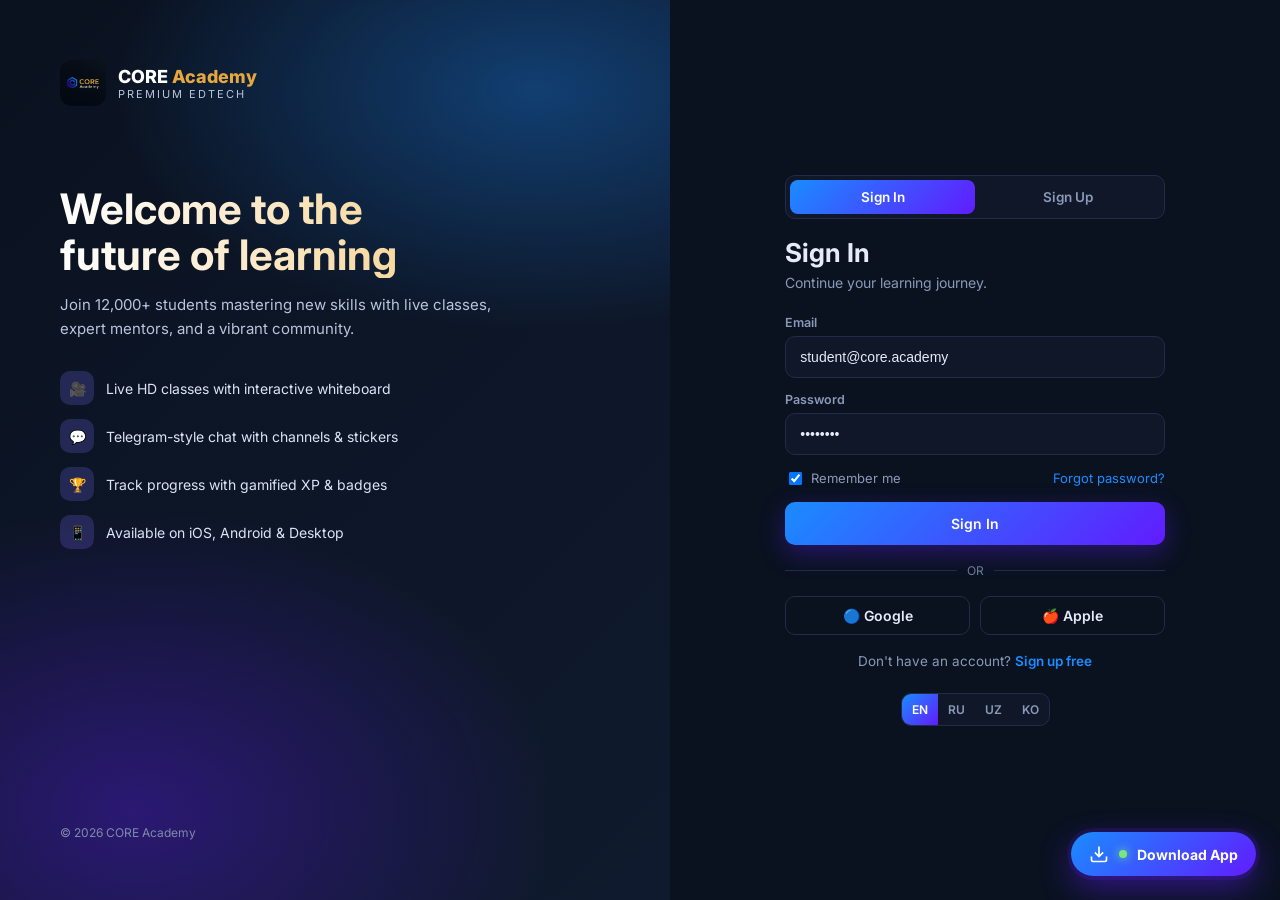
<file: login.html>
<!DOCTYPE html>
<html lang="en">
<head>
<meta charset="UTF-8"/>
<meta name="viewport" content="width=device-width,initial-scale=1"/>
<title>Sign In · CORE Academy</title>
<link rel="icon" href="../assets/logo.png"/>
<link href="https://fonts.googleapis.com/css2?family=Inter:wght@400;500;600;700;800&display=swap" rel="stylesheet">
<link rel="stylesheet" href="../css/theme.css"/>
</head>
<body>
<div class="auth-wrap">
  <div class="auth-hero">
    <div>
      <a href="../index.html" style="display:flex;align-items:center;gap:12px;text-decoration:none;color:#fff">
        <img src="../assets/logo.png" style="width:46px;height:46px;border-radius:12px"/>
        <div><div style="font-weight:800;font-size:18px">CORE <span style="color:var(--gold)">Academy</span></div>
        <div style="font-size:11px;color:#b9c4dd;letter-spacing:2px">PREMIUM EDTECH</div></div>
      </a>
      <h1 style="margin-top:80px">Welcome to the<br/>future of learning</h1>
      <p>Join 12,000+ students mastering new skills with live classes, expert mentors, and a vibrant community.</p>
      <div class="feats">
        <div><span class="b">🎥</span> Live HD classes with interactive whiteboard</div>
        <div><span class="b">💬</span> Telegram-style chat with channels & stickers</div>
        <div><span class="b">🏆</span> Track progress with gamified XP & badges</div>
        <div><span class="b">📱</span> Available on iOS, Android & Desktop</div>
      </div>
    </div>
    <div style="color:#7e8bab;font-size:12px">© 2026 CORE Academy</div>
  </div>

  <div class="auth-form">
    <div class="box">
      <div class="tabs">
        <button id="tab-in" class="active" onclick="switchTab('in')" data-i18n="signIn">Sign In</button>
        <button id="tab-up" onclick="switchTab('up')" data-i18n="signUp">Sign Up</button>
      </div>

      <div id="form-in">
        <h2 data-i18n="signIn">Sign In</h2>
        <div class="sub">Continue your learning journey.</div>
        <div class="field"><label data-i18n="email">Email</label><input type="email" placeholder="you@example.com" value="student@core.academy"/></div>
        <div class="field"><label data-i18n="password">Password</label><input type="password" placeholder="••••••••" value="demo1234"/></div>
        <div style="display:flex;justify-content:space-between;align-items:center;margin-bottom:14px">
          <label style="display:flex;gap:6px;align-items:center;font-size:13px;color:var(--muted)"><input type="checkbox" checked/> Remember me</label>
          <a href="#" style="font-size:13px;color:var(--blue)" data-i18n="forgotPwd">Forgot password?</a>
        </div>
        <a href="dashboard.html" class="btn btn-primary" style="width:100%;justify-content:center;padding:13px" data-i18n="signIn">Sign In</a>
        <div style="display:flex;align-items:center;gap:10px;margin:18px 0;color:var(--muted-2);font-size:12px"><div style="flex:1;height:1px;background:var(--border)"></div>OR<div style="flex:1;height:1px;background:var(--border)"></div></div>
        <div style="display:grid;grid-template-columns:1fr 1fr;gap:10px">
          <button class="btn btn-ghost" style="justify-content:center">🔵 Google</button>
          <button class="btn btn-ghost" style="justify-content:center">🍎 Apple</button>
        </div>
        <p style="text-align:center;color:var(--muted);font-size:13.5px;margin-top:18px">
          <span data-i18n="noAccount">Don't have an account?</span>
          <a href="#" onclick="switchTab('up');return false" style="color:var(--blue);font-weight:600"> Sign up free</a>
        </p>
      </div>

      <div id="form-up" style="display:none">
        <h2 data-i18n="createAccount">Create Account</h2>
        <div class="sub">Start with 3 free lessons. No credit card.</div>
        <div class="field"><label data-i18n="fullName">Full Name</label><input type="text" placeholder="John Doe"/></div>
        <div class="field"><label data-i18n="email">Email</label><input type="email" placeholder="you@example.com"/></div>
        <div class="field"><label data-i18n="password">Password</label><input type="password" placeholder="Min 8 characters"/></div>
        <div class="field"><label data-i18n="role">I am a...</label>
          <select>
            <option data-i18n="student">Student</option>
            <option data-i18n="teacher">Teacher</option>
          </select>
        </div>
        <label style="display:flex;gap:8px;align-items:flex-start;font-size:12.5px;color:var(--muted);margin-bottom:14px">
          <input type="checkbox" checked style="margin-top:2px"/> I agree to the Terms of Service & Privacy Policy
        </label>
        <a href="dashboard.html" class="btn btn-primary" style="width:100%;justify-content:center;padding:13px" data-i18n="createAccount">Create Account</a>
        <p style="text-align:center;color:var(--muted);font-size:13.5px;margin-top:18px">
          <span data-i18n="haveAccount">Already have an account?</span>
          <a href="#" onclick="switchTab('in');return false" style="color:var(--blue);font-weight:600"> Sign in</a>
        </p>
      </div>

      <div style="margin-top:24px;display:flex;justify-content:center;gap:6px">
        <div class="lang-pick">
          <button data-lang="en" onclick="setLang('en')">EN</button>
          <button data-lang="ru" onclick="setLang('ru')">RU</button>
          <button data-lang="uz" onclick="setLang('uz')">UZ</button>
          <button data-lang="ko" onclick="setLang('ko')">KO</button>
        </div>
      </div>
    </div>
  </div>
</div>

<script src="../js/app.js"></script>
<script>
  function switchTab(t){
    document.getElementById('form-in').style.display=t==='in'?'block':'none';
    document.getElementById('form-up').style.display=t==='up'?'block':'none';
    document.getElementById('tab-in').classList.toggle('active',t==='in');
    document.getElementById('tab-up').classList.toggle('active',t==='up');
  }
  if(new URLSearchParams(location.search).get('tab')==='signup') switchTab('up');
  document.body.insertAdjacentHTML('beforeend', renderFAB());
  applyI18n();
</script>
</body>
</html>
</file>
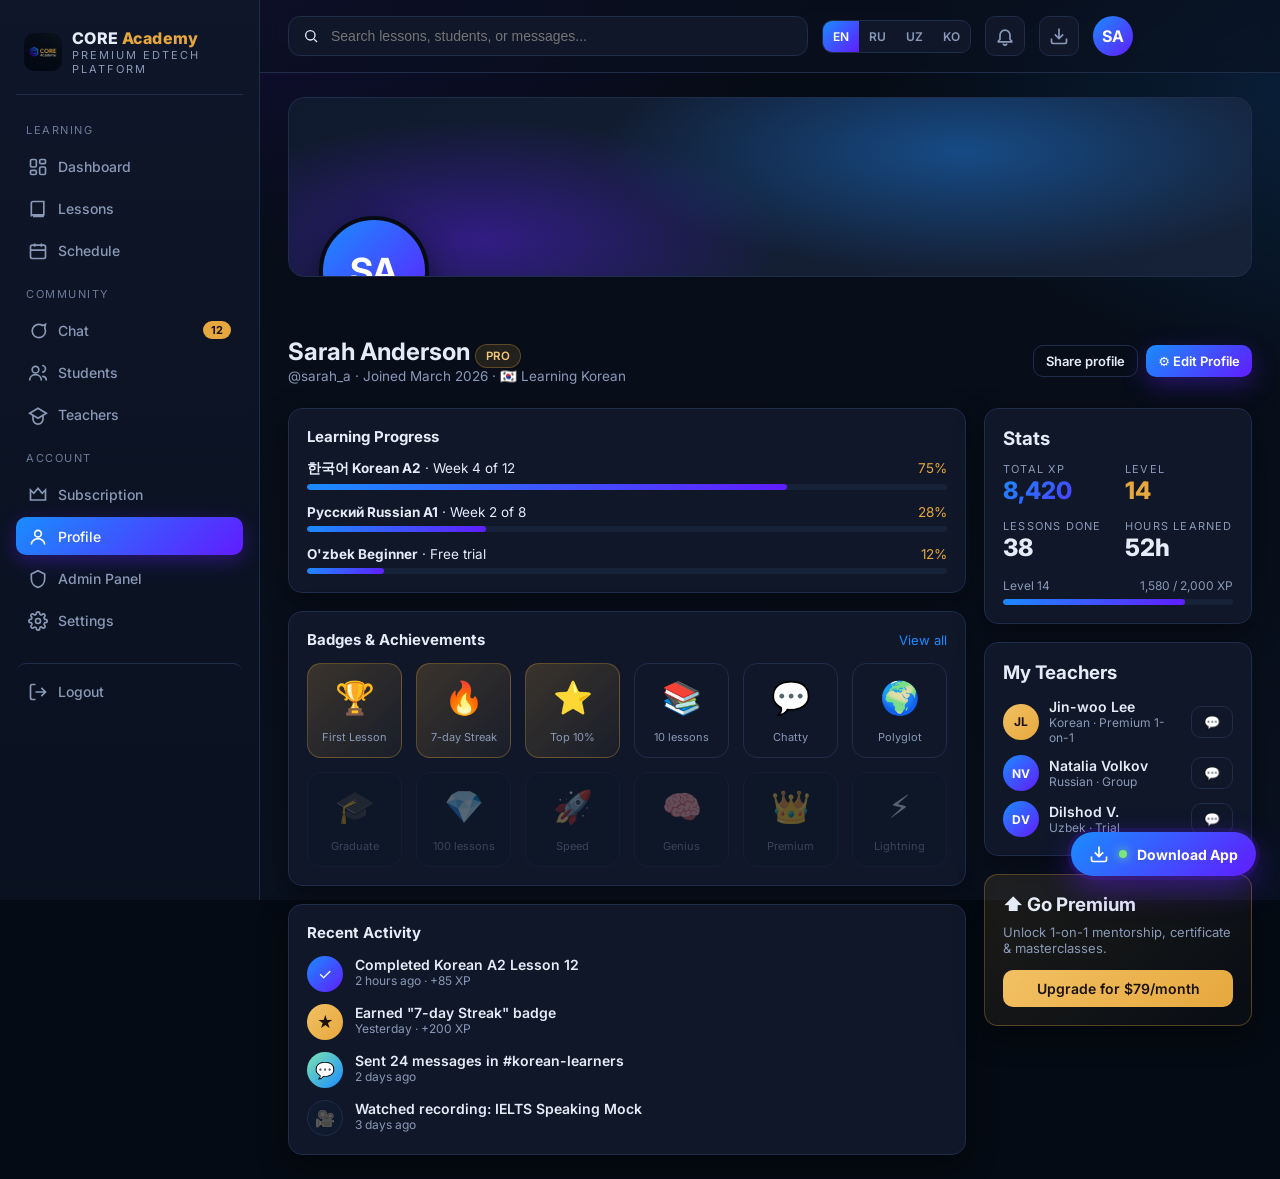
<file: profile.html>
<!DOCTYPE html>
<html lang="en">
<head>
<meta charset="UTF-8"/>
<meta name="viewport" content="width=device-width,initial-scale=1"/>
<title>Profile · CORE Academy</title>
<link rel="icon" href="../assets/logo.png"/>
<link href="https://fonts.googleapis.com/css2?family=Inter:wght@400;500;600;700;800&display=swap" rel="stylesheet">
<link rel="stylesheet" href="../css/theme.css"/>
<style>
  .cover{height:180px;border-radius:16px;background:radial-gradient(600px 200px at 70% 30%,rgba(26,140,255,.4),transparent 60%),radial-gradient(500px 200px at 20% 80%,rgba(97,28,255,.4),transparent 60%),linear-gradient(135deg,#101a2e,#162238);position:relative;overflow:hidden;border:1px solid var(--border)}
  .badge-grid{display:grid;grid-template-columns:repeat(6,1fr);gap:14px}
  .bdg{aspect-ratio:1;border-radius:14px;background:var(--panel);border:1px solid var(--border);display:grid;place-items:center;flex-direction:column;font-size:32px;text-align:center;padding:10px}
  .bdg .n{font-size:11px;color:var(--muted);margin-top:6px}
  .bdg.gold{background:linear-gradient(135deg,rgba(230,168,62,.2),rgba(230,168,62,.05));border-color:rgba(230,168,62,.3)}
  @media(max-width:900px){.badge-grid{grid-template-columns:repeat(3,1fr)}}
</style>
</head>
<body>
<div class="app" id="app">
  <div class="cover">
    <div style="position:absolute;bottom:-50px;left:30px;display:flex;align-items:flex-end;gap:18px">
      <div class="avatar" style="width:110px;height:110px;font-size:36px;border:4px solid var(--bg-0);box-shadow:var(--shadow)">SA</div>
    </div>
  </div>

  <div style="margin-top:60px;display:flex;align-items:center;gap:14px;flex-wrap:wrap">
    <div>
      <h1 style="margin:0;font-size:24px">Sarah Anderson <span class="pill gold">PRO</span></h1>
      <div style="color:var(--muted);font-size:13.5px">@sarah_a · Joined March 2026 · 🇰🇷 Learning Korean</div>
    </div>
    <div style="margin-left:auto;display:flex;gap:8px">
      <button class="btn btn-ghost btn-sm">Share profile</button>
      <a href="settings.html" class="btn btn-primary btn-sm">⚙ Edit Profile</a>
    </div>
  </div>

  <div class="grid grid-2-1" style="margin-top:24px">
    <div style="display:flex;flex-direction:column;gap:18px">
      <!-- Learning progress -->
      <div class="card card-pad">
        <div class="card-title"><h3>Learning Progress</h3></div>
        <div style="display:flex;flex-direction:column;gap:14px">
          <div>
            <div style="display:flex;justify-content:space-between;font-size:13.5px;margin-bottom:6px"><span><b>한국어 Korean A2</b> · Week 4 of 12</span><span style="color:var(--gold)">75%</span></div>
            <div class="bar-track"><div class="bar-fill" style="width:75%"></div></div>
          </div>
          <div>
            <div style="display:flex;justify-content:space-between;font-size:13.5px;margin-bottom:6px"><span><b>Русский Russian A1</b> · Week 2 of 8</span><span style="color:var(--gold)">28%</span></div>
            <div class="bar-track"><div class="bar-fill" style="width:28%"></div></div>
          </div>
          <div>
            <div style="display:flex;justify-content:space-between;font-size:13.5px;margin-bottom:6px"><span><b>O'zbek Beginner</b> · Free trial</span><span style="color:var(--gold)">12%</span></div>
            <div class="bar-track"><div class="bar-fill" style="width:12%"></div></div>
          </div>
        </div>
      </div>

      <!-- Badges -->
      <div class="card card-pad">
        <div class="card-title"><h3>Badges & Achievements</h3><a>View all</a></div>
        <div class="badge-grid">
          <div class="bdg gold">🏆<div class="n">First Lesson</div></div>
          <div class="bdg gold">🔥<div class="n">7-day Streak</div></div>
          <div class="bdg gold">⭐<div class="n">Top 10%</div></div>
          <div class="bdg">📚<div class="n">10 lessons</div></div>
          <div class="bdg">💬<div class="n">Chatty</div></div>
          <div class="bdg">🌍<div class="n">Polyglot</div></div>
          <div class="bdg" style="opacity:.35">🎓<div class="n">Graduate</div></div>
          <div class="bdg" style="opacity:.35">💎<div class="n">100 lessons</div></div>
          <div class="bdg" style="opacity:.35">🚀<div class="n">Speed</div></div>
          <div class="bdg" style="opacity:.35">🧠<div class="n">Genius</div></div>
          <div class="bdg" style="opacity:.35">👑<div class="n">Premium</div></div>
          <div class="bdg" style="opacity:.35">⚡<div class="n">Lightning</div></div>
        </div>
      </div>

      <!-- Recent activity -->
      <div class="card card-pad">
        <div class="card-title"><h3>Recent Activity</h3></div>
        <div style="display:flex;flex-direction:column;gap:12px">
          <div style="display:flex;gap:12px;align-items:flex-start"><div style="width:36px;height:36px;border-radius:50%;background:var(--grad-brand);color:#fff;display:grid;place-items:center;flex-shrink:0">✓</div><div><div style="font-weight:600;font-size:14px">Completed Korean A2 Lesson 12</div><div style="color:var(--muted);font-size:12px">2 hours ago · +85 XP</div></div></div>
          <div style="display:flex;gap:12px;align-items:flex-start"><div style="width:36px;height:36px;border-radius:50%;background:var(--grad-gold);color:#1a120a;display:grid;place-items:center;flex-shrink:0">★</div><div><div style="font-weight:600;font-size:14px">Earned "7-day Streak" badge</div><div style="color:var(--muted);font-size:12px">Yesterday · +200 XP</div></div></div>
          <div style="display:flex;gap:12px;align-items:flex-start"><div style="width:36px;height:36px;border-radius:50%;background:linear-gradient(135deg,#7CE5B1,#1A8CFF);color:#0a1a12;display:grid;place-items:center;flex-shrink:0">💬</div><div><div style="font-weight:600;font-size:14px">Sent 24 messages in #korean-learners</div><div style="color:var(--muted);font-size:12px">2 days ago</div></div></div>
          <div style="display:flex;gap:12px;align-items:flex-start"><div style="width:36px;height:36px;border-radius:50%;background:#101a2e;border:1px solid var(--border);color:var(--muted);display:grid;place-items:center;flex-shrink:0">🎥</div><div><div style="font-weight:600;font-size:14px">Watched recording: IELTS Speaking Mock</div><div style="color:var(--muted);font-size:12px">3 days ago</div></div></div>
        </div>
      </div>
    </div>

    <div style="display:flex;flex-direction:column;gap:18px">
      <div class="card card-pad">
        <h3 style="margin:0 0 12px">Stats</h3>
        <div style="display:grid;grid-template-columns:1fr 1fr;gap:14px">
          <div><div style="color:var(--muted);font-size:11px;text-transform:uppercase;letter-spacing:1.2px">Total XP</div><div style="font-size:24px;font-weight:800;background:var(--grad-brand);-webkit-background-clip:text;background-clip:text;color:transparent">8,420</div></div>
          <div><div style="color:var(--muted);font-size:11px;text-transform:uppercase;letter-spacing:1.2px">Level</div><div style="font-size:24px;font-weight:800;color:var(--gold)">14</div></div>
          <div><div style="color:var(--muted);font-size:11px;text-transform:uppercase;letter-spacing:1.2px">Lessons done</div><div style="font-size:24px;font-weight:800">38</div></div>
          <div><div style="color:var(--muted);font-size:11px;text-transform:uppercase;letter-spacing:1.2px">Hours learned</div><div style="font-size:24px;font-weight:800">52h</div></div>
        </div>
        <div style="margin-top:16px"><div style="display:flex;justify-content:space-between;font-size:12px;color:var(--muted);margin-bottom:6px"><span>Level 14</span><span>1,580 / 2,000 XP</span></div><div class="bar-track"><div class="bar-fill" style="width:79%"></div></div></div>
      </div>

      <div class="card card-pad">
        <h3 style="margin:0 0 14px">My Teachers</h3>
        <div style="display:flex;flex-direction:column;gap:10px">
          <div style="display:flex;align-items:center;gap:10px"><div class="avatar" style="width:36px;height:36px;font-size:12px;background:var(--grad-gold);color:#1a120a">JL</div><div style="flex:1"><div style="font-weight:600;font-size:14px">Jin-woo Lee</div><div style="color:var(--muted);font-size:12px">Korean · Premium 1-on-1</div></div><button class="btn btn-ghost btn-sm">💬</button></div>
          <div style="display:flex;align-items:center;gap:10px"><div class="avatar" style="width:36px;height:36px;font-size:12px">NV</div><div style="flex:1"><div style="font-weight:600;font-size:14px">Natalia Volkov</div><div style="color:var(--muted);font-size:12px">Russian · Group</div></div><button class="btn btn-ghost btn-sm">💬</button></div>
          <div style="display:flex;align-items:center;gap:10px"><div class="avatar" style="width:36px;height:36px;font-size:12px">DV</div><div style="flex:1"><div style="font-weight:600;font-size:14px">Dilshod V.</div><div style="color:var(--muted);font-size:12px">Uzbek · Trial</div></div><button class="btn btn-ghost btn-sm">💬</button></div>
        </div>
      </div>

      <div class="card card-pad" style="background:linear-gradient(135deg,rgba(230,168,62,.1),rgba(230,168,62,.02));border-color:rgba(230,168,62,.3)">
        <h3 style="margin:0 0 8px">⬆ Go Premium</h3>
        <p style="color:var(--muted);font-size:13px;margin:0 0 14px">Unlock 1-on-1 mentorship, certificate & masterclasses.</p>
        <a href="subscription.html" class="btn btn-gold" style="width:100%;justify-content:center">Upgrade for $79/month</a>
      </div>
    </div>
  </div>
</div>

<script src="../js/app.js"></script>
<script>mountShell('profile');</script>
</body>
</html>
</file>
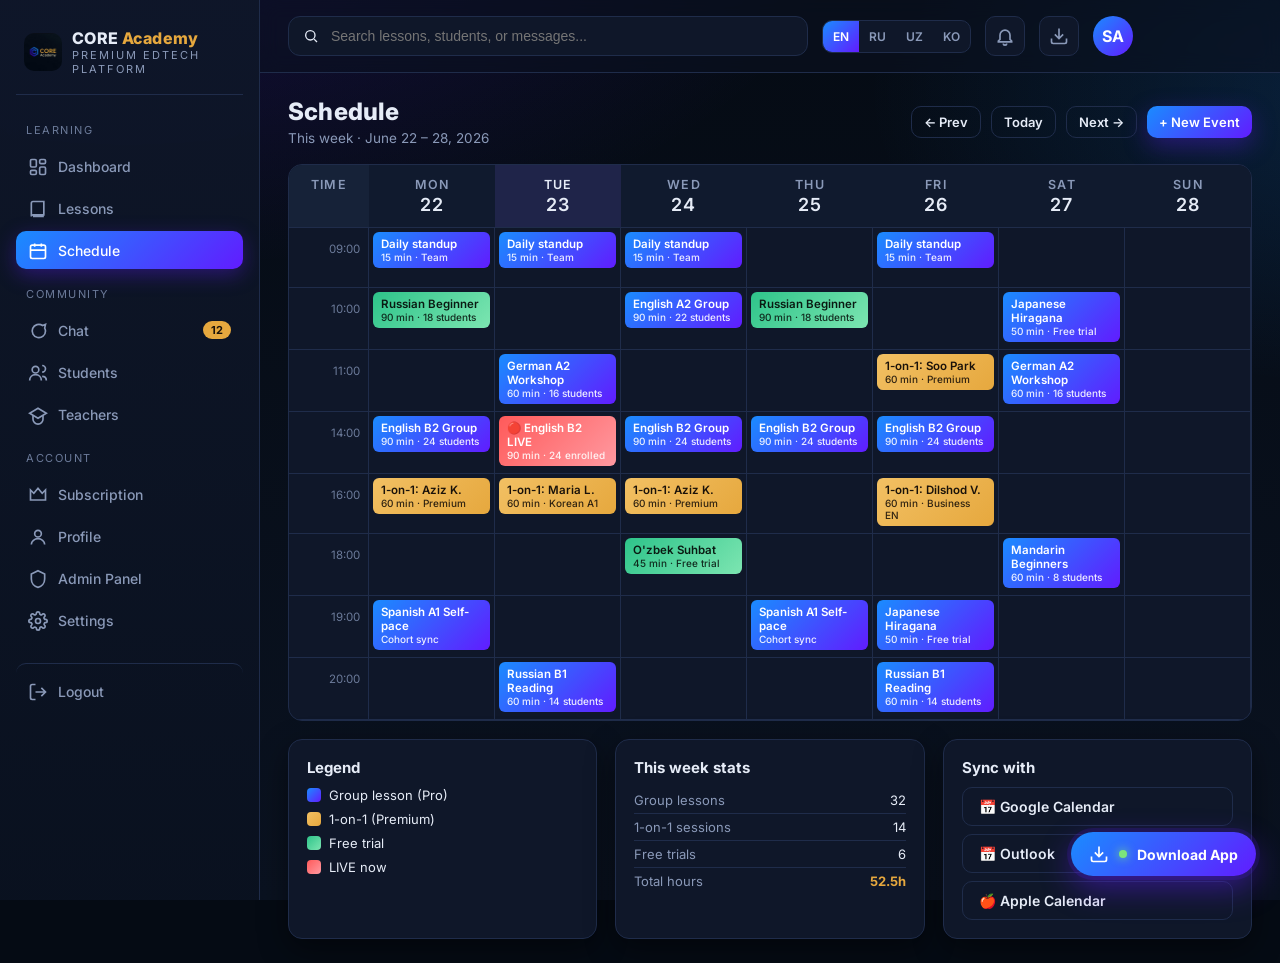
<file: schedule.html>
<!DOCTYPE html>
<html lang="en">
<head>
<meta charset="UTF-8"/>
<meta name="viewport" content="width=device-width,initial-scale=1"/>
<title>Schedule · CORE Academy</title>
<link rel="icon" href="../assets/logo.png"/>
<link href="https://fonts.googleapis.com/css2?family=Inter:wght@400;500;600;700;800&display=swap" rel="stylesheet">
<link rel="stylesheet" href="../css/theme.css"/>
<style>
  .cal{display:grid;grid-template-columns:80px repeat(7,1fr);background:var(--panel);border:1px solid var(--border);border-radius:14px;overflow:hidden}
  .cal .h{padding:12px;text-align:center;background:var(--bg-2);border-bottom:1px solid var(--border);font-size:12.5px;color:var(--muted);font-weight:600;text-transform:uppercase;letter-spacing:1.2px}
  .cal .h.today{color:var(--text);background:rgba(122,108,255,.15)}
  .cal .h .d{font-size:18px;color:var(--text);display:block;margin-top:2px}
  .cal .t{padding:14px 8px;text-align:right;font-size:11.5px;color:var(--muted-2);border-bottom:1px solid var(--border);border-right:1px solid var(--border)}
  .cal .c{border-bottom:1px solid var(--border);border-right:1px solid var(--border);min-height:60px;position:relative;padding:4px}
  .ev{background:var(--grad-brand);color:#fff;border-radius:6px;padding:5px 8px;font-size:11.5px;font-weight:600;margin-bottom:3px;cursor:pointer}
  .ev.gold{background:var(--grad-gold);color:#1a120a}
  .ev.green{background:linear-gradient(135deg,#2EC48A,#7CE5B1);color:#0a1a12}
  .ev.red{background:linear-gradient(135deg,#FF5A5A,#FF99A0);color:#fff}
  .ev .tt{display:block;font-size:10px;opacity:.9;font-weight:500}
</style>
</head>
<body>
<div class="app" id="app">
  <div class="page-title">
    <div>
      <h1 data-i18n="schedule">Schedule</h1>
      <p>This week · June 22 – 28, 2026</p>
    </div>
    <div style="display:flex;gap:10px">
      <button class="btn btn-ghost btn-sm">← Prev</button>
      <button class="btn btn-ghost btn-sm">Today</button>
      <button class="btn btn-ghost btn-sm">Next →</button>
      <button class="btn btn-primary btn-sm">+ New Event</button>
    </div>
  </div>

  <div class="cal">
    <div class="h" style="background:var(--bg-3)">Time</div>
    <div class="h">Mon <span class="d">22</span></div>
    <div class="h today">Tue <span class="d">23</span></div>
    <div class="h">Wed <span class="d">24</span></div>
    <div class="h">Thu <span class="d">25</span></div>
    <div class="h">Fri <span class="d">26</span></div>
    <div class="h">Sat <span class="d">27</span></div>
    <div class="h">Sun <span class="d">28</span></div>

    <!-- 09:00 -->
    <div class="t">09:00</div>
    <div class="c"><div class="ev">Daily standup<span class="tt">15 min · Team</span></div></div>
    <div class="c"><div class="ev">Daily standup<span class="tt">15 min · Team</span></div></div>
    <div class="c"><div class="ev">Daily standup<span class="tt">15 min · Team</span></div></div>
    <div class="c"></div>
    <div class="c"><div class="ev">Daily standup<span class="tt">15 min · Team</span></div></div>
    <div class="c"></div>
    <div class="c"></div>

    <!-- 10:00 -->
    <div class="t">10:00</div>
    <div class="c"><div class="ev green">Russian Beginner<span class="tt">90 min · 18 students</span></div></div>
    <div class="c"></div>
    <div class="c"><div class="ev">English A2 Group<span class="tt">90 min · 22 students</span></div></div>
    <div class="c"><div class="ev green">Russian Beginner<span class="tt">90 min · 18 students</span></div></div>
    <div class="c"></div>
    <div class="c"><div class="ev">Japanese Hiragana<span class="tt">50 min · Free trial</span></div></div>
    <div class="c"></div>

    <!-- 11:00 -->
    <div class="t">11:00</div>
    <div class="c"></div>
    <div class="c"><div class="ev">German A2 Workshop<span class="tt">60 min · 16 students</span></div></div>
    <div class="c"></div>
    <div class="c"></div>
    <div class="c"><div class="ev gold">1-on-1: Soo Park<span class="tt">60 min · Premium</span></div></div>
    <div class="c"><div class="ev">German A2 Workshop<span class="tt">60 min · 16 students</span></div></div>
    <div class="c"></div>

    <!-- 14:00 -->
    <div class="t">14:00</div>
    <div class="c"><div class="ev">English B2 Group<span class="tt">90 min · 24 students</span></div></div>
    <div class="c"><div class="ev red">🔴 English B2 LIVE<span class="tt">90 min · 24 enrolled</span></div></div>
    <div class="c"><div class="ev">English B2 Group<span class="tt">90 min · 24 students</span></div></div>
    <div class="c"><div class="ev">English B2 Group<span class="tt">90 min · 24 students</span></div></div>
    <div class="c"><div class="ev">English B2 Group<span class="tt">90 min · 24 students</span></div></div>
    <div class="c"></div>
    <div class="c"></div>

    <!-- 16:00 -->
    <div class="t">16:00</div>
    <div class="c"><div class="ev gold">1-on-1: Aziz K.<span class="tt">60 min · Premium</span></div></div>
    <div class="c"><div class="ev gold">1-on-1: Maria L.<span class="tt">60 min · Korean A1</span></div></div>
    <div class="c"><div class="ev gold">1-on-1: Aziz K.<span class="tt">60 min · Premium</span></div></div>
    <div class="c"></div>
    <div class="c"><div class="ev gold">1-on-1: Dilshod V.<span class="tt">60 min · Business EN</span></div></div>
    <div class="c"></div>
    <div class="c"></div>

    <!-- 18:00 -->
    <div class="t">18:00</div>
    <div class="c"></div>
    <div class="c"></div>
    <div class="c"><div class="ev green">O'zbek Suhbat<span class="tt">45 min · Free trial</span></div></div>
    <div class="c"></div>
    <div class="c"></div>
    <div class="c"><div class="ev">Mandarin Beginners<span class="tt">60 min · 8 students</span></div></div>
    <div class="c"></div>

    <!-- 19:00 -->
    <div class="t">19:00</div>
    <div class="c"><div class="ev">Spanish A1 Self-pace<span class="tt">Cohort sync</span></div></div>
    <div class="c"></div>
    <div class="c"></div>
    <div class="c"><div class="ev">Spanish A1 Self-pace<span class="tt">Cohort sync</span></div></div>
    <div class="c"><div class="ev">Japanese Hiragana<span class="tt">50 min · Free trial</span></div></div>
    <div class="c"></div>
    <div class="c"></div>

    <!-- 20:00 -->
    <div class="t">20:00</div>
    <div class="c"></div>
    <div class="c"><div class="ev">Russian B1 Reading<span class="tt">60 min · 14 students</span></div></div>
    <div class="c"></div>
    <div class="c"></div>
    <div class="c"><div class="ev">Russian B1 Reading<span class="tt">60 min · 14 students</span></div></div>
    <div class="c"></div>
    <div class="c"></div>
  </div>

  <div class="grid grid-3" style="margin-top:18px">
    <div class="card card-pad">
      <h3 style="margin:0 0 10px;font-size:15px">Legend</h3>
      <div style="display:flex;flex-direction:column;gap:8px;font-size:13px">
        <div style="display:flex;align-items:center;gap:8px"><span style="width:14px;height:14px;border-radius:4px;background:var(--grad-brand)"></span> Group lesson (Pro)</div>
        <div style="display:flex;align-items:center;gap:8px"><span style="width:14px;height:14px;border-radius:4px;background:var(--grad-gold)"></span> 1-on-1 (Premium)</div>
        <div style="display:flex;align-items:center;gap:8px"><span style="width:14px;height:14px;border-radius:4px;background:linear-gradient(135deg,#2EC48A,#7CE5B1)"></span> Free trial</div>
        <div style="display:flex;align-items:center;gap:8px"><span style="width:14px;height:14px;border-radius:4px;background:linear-gradient(135deg,#FF5A5A,#FF99A0)"></span> LIVE now</div>
      </div>
    </div>
    <div class="card card-pad">
      <h3 style="margin:0 0 10px;font-size:15px">This week stats</h3>
      <div style="display:flex;justify-content:space-between;font-size:13px;padding:5px 0;border-bottom:1px solid var(--border)"><span style="color:var(--muted)">Group lessons</span><span>32</span></div>
      <div style="display:flex;justify-content:space-between;font-size:13px;padding:5px 0;border-bottom:1px solid var(--border)"><span style="color:var(--muted)">1-on-1 sessions</span><span>14</span></div>
      <div style="display:flex;justify-content:space-between;font-size:13px;padding:5px 0;border-bottom:1px solid var(--border)"><span style="color:var(--muted)">Free trials</span><span>6</span></div>
      <div style="display:flex;justify-content:space-between;font-size:13px;padding:5px 0"><span style="color:var(--muted)">Total hours</span><span style="color:var(--gold);font-weight:700">52.5h</span></div>
    </div>
    <div class="card card-pad">
      <h3 style="margin:0 0 10px;font-size:15px">Sync with</h3>
      <button class="btn btn-ghost" style="width:100%;justify-content:flex-start;margin-bottom:8px">📅 Google Calendar</button>
      <button class="btn btn-ghost" style="width:100%;justify-content:flex-start;margin-bottom:8px">📅 Outlook</button>
      <button class="btn btn-ghost" style="width:100%;justify-content:flex-start">🍎 Apple Calendar</button>
    </div>
  </div>
</div>

<script src="../js/app.js"></script>
<script>mountShell('schedule');</script>
</body>
</html>
</file>
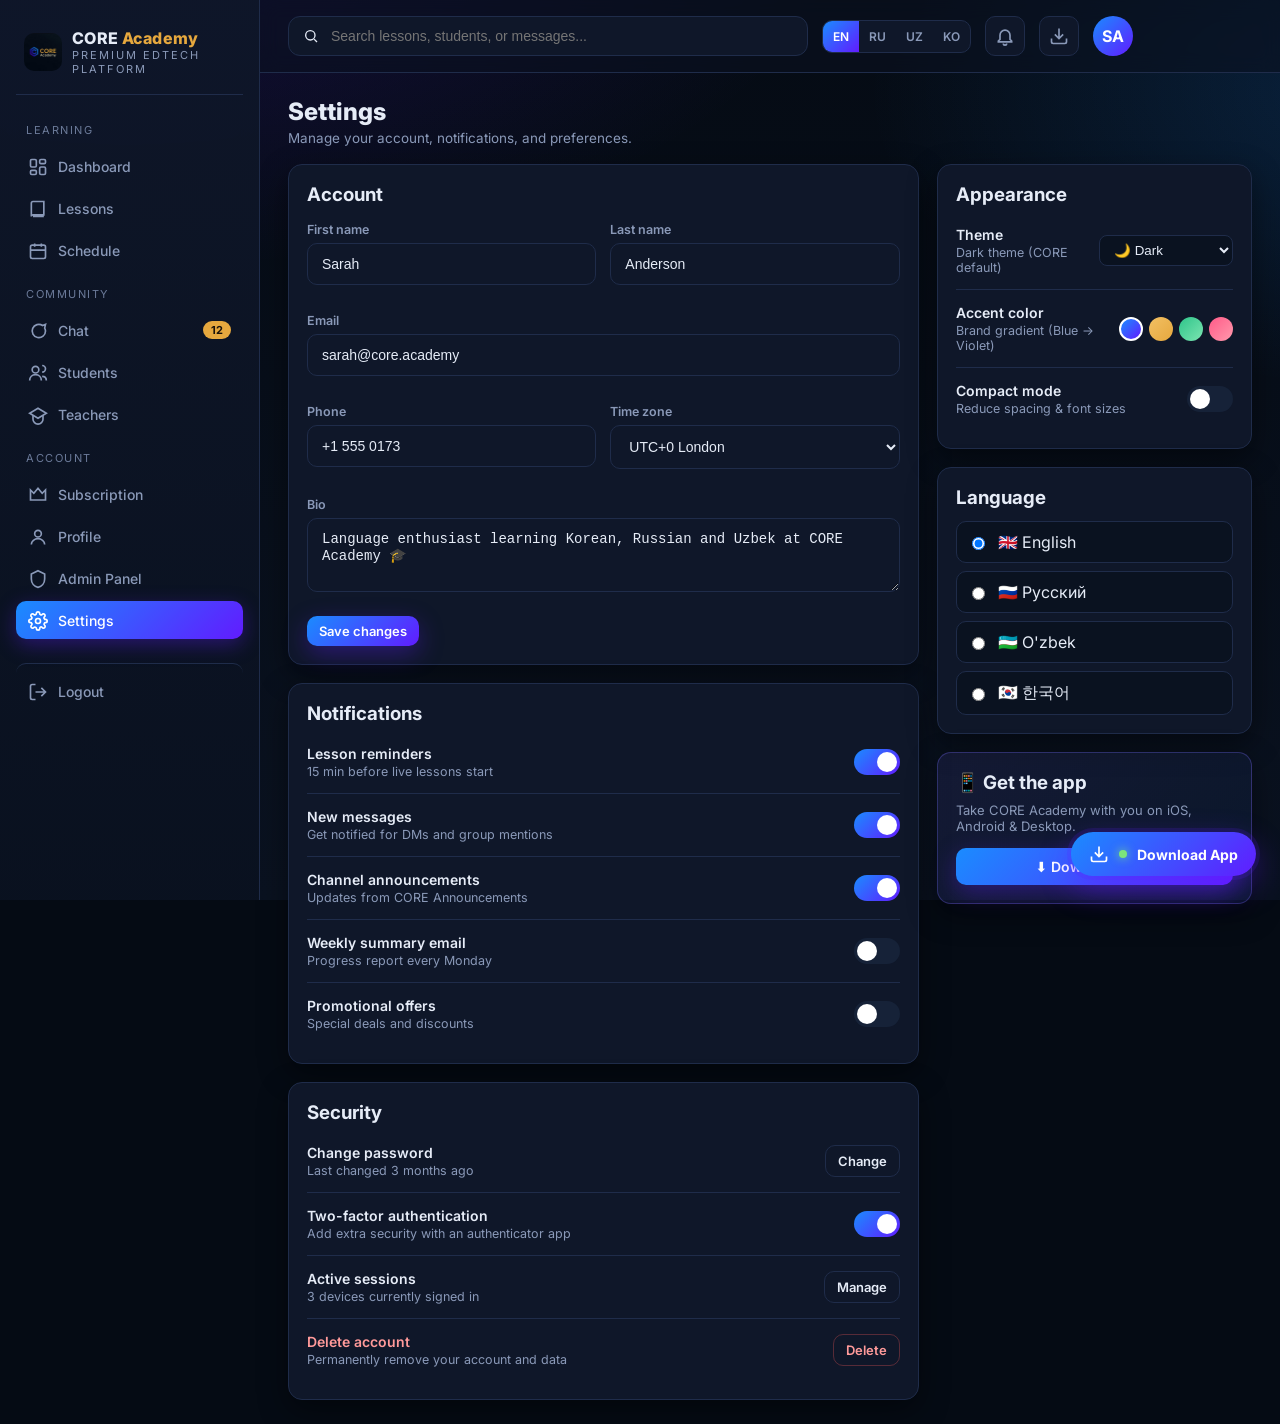
<file: settings.html>
<!DOCTYPE html>
<html lang="en">
<head>
<meta charset="UTF-8"/>
<meta name="viewport" content="width=device-width,initial-scale=1"/>
<title>Settings · CORE Academy</title>
<link rel="icon" href="../assets/logo.png"/>
<link href="https://fonts.googleapis.com/css2?family=Inter:wght@400;500;600;700;800&display=swap" rel="stylesheet">
<link rel="stylesheet" href="../css/theme.css"/>
<style>
  .toggle{position:relative;width:46px;height:26px;background:var(--bg-3);border-radius:20px;cursor:pointer;transition:.2s}
  .toggle::after{content:'';position:absolute;top:3px;left:3px;width:20px;height:20px;border-radius:50%;background:#fff;transition:.2s}
  .toggle.on{background:var(--grad-brand)}
  .toggle.on::after{left:23px}
  .row{display:flex;justify-content:space-between;align-items:center;padding:14px 0;border-bottom:1px solid var(--border)}
  .row:last-child{border-bottom:0}
  .row .lbl{font-weight:600;font-size:14px}
  .row .sub{color:var(--muted);font-size:12.5px;margin-top:2px}
</style>
</head>
<body>
<div class="app" id="app">
  <div class="page-title"><div><h1 data-i18n="settings">Settings</h1><p>Manage your account, notifications, and preferences.</p></div></div>

  <div class="grid grid-2-1">
    <div style="display:flex;flex-direction:column;gap:18px">
      <div class="card card-pad">
        <h3 style="margin:0 0 16px">Account</h3>
        <div style="display:grid;grid-template-columns:1fr 1fr;gap:14px">
          <div class="field"><label>First name</label><input value="Sarah"/></div>
          <div class="field"><label>Last name</label><input value="Anderson"/></div>
          <div class="field" style="grid-column:span 2"><label>Email</label><input value="sarah@core.academy"/></div>
          <div class="field"><label>Phone</label><input value="+1 555 0173"/></div>
          <div class="field"><label>Time zone</label><select><option>UTC+0 London</option><option>UTC+9 Seoul</option><option>UTC+5 Tashkent</option><option>UTC+3 Moscow</option></select></div>
          <div class="field" style="grid-column:span 2"><label>Bio</label><textarea rows="3" style="resize:vertical">Language enthusiast learning Korean, Russian and Uzbek at CORE Academy 🎓</textarea></div>
        </div>
        <button class="btn btn-primary btn-sm" style="margin-top:6px">Save changes</button>
      </div>

      <div class="card card-pad">
        <h3 style="margin:0 0 6px">Notifications</h3>
        <div class="row"><div><div class="lbl">Lesson reminders</div><div class="sub">15 min before live lessons start</div></div><div class="toggle on" onclick="this.classList.toggle('on')"></div></div>
        <div class="row"><div><div class="lbl">New messages</div><div class="sub">Get notified for DMs and group mentions</div></div><div class="toggle on" onclick="this.classList.toggle('on')"></div></div>
        <div class="row"><div><div class="lbl">Channel announcements</div><div class="sub">Updates from CORE Announcements</div></div><div class="toggle on" onclick="this.classList.toggle('on')"></div></div>
        <div class="row"><div><div class="lbl">Weekly summary email</div><div class="sub">Progress report every Monday</div></div><div class="toggle" onclick="this.classList.toggle('on')"></div></div>
        <div class="row"><div><div class="lbl">Promotional offers</div><div class="sub">Special deals and discounts</div></div><div class="toggle" onclick="this.classList.toggle('on')"></div></div>
      </div>

      <div class="card card-pad">
        <h3 style="margin:0 0 6px">Security</h3>
        <div class="row"><div><div class="lbl">Change password</div><div class="sub">Last changed 3 months ago</div></div><button class="btn btn-ghost btn-sm">Change</button></div>
        <div class="row"><div><div class="lbl">Two-factor authentication</div><div class="sub">Add extra security with an authenticator app</div></div><div class="toggle on" onclick="this.classList.toggle('on')"></div></div>
        <div class="row"><div><div class="lbl">Active sessions</div><div class="sub">3 devices currently signed in</div></div><button class="btn btn-ghost btn-sm">Manage</button></div>
        <div class="row"><div><div class="lbl" style="color:#ff9a9a">Delete account</div><div class="sub">Permanently remove your account and data</div></div><button class="btn btn-ghost btn-sm" style="color:#ff9a9a;border-color:rgba(255,90,90,.3)">Delete</button></div>
      </div>
    </div>

    <div style="display:flex;flex-direction:column;gap:18px">
      <div class="card card-pad">
        <h3 style="margin:0 0 6px">Appearance</h3>
        <div class="row"><div><div class="lbl">Theme</div><div class="sub">Dark theme (CORE default)</div></div>
          <select style="background:var(--bg-1);border:1px solid var(--border);border-radius:8px;padding:6px 10px;color:var(--text)"><option>🌙 Dark</option><option>☀️ Light (soon)</option><option>🎨 Auto</option></select>
        </div>
        <div class="row"><div><div class="lbl">Accent color</div><div class="sub">Brand gradient (Blue → Violet)</div></div>
          <div style="display:flex;gap:6px">
            <span style="width:24px;height:24px;border-radius:50%;background:var(--grad-brand);border:2px solid #fff"></span>
            <span style="width:24px;height:24px;border-radius:50%;background:var(--grad-gold);cursor:pointer"></span>
            <span style="width:24px;height:24px;border-radius:50%;background:linear-gradient(135deg,#2EC48A,#7CE5B1);cursor:pointer"></span>
            <span style="width:24px;height:24px;border-radius:50%;background:linear-gradient(135deg,#FF5A88,#FF99AC);cursor:pointer"></span>
          </div>
        </div>
        <div class="row"><div><div class="lbl">Compact mode</div><div class="sub">Reduce spacing & font sizes</div></div><div class="toggle" onclick="this.classList.toggle('on')"></div></div>
      </div>

      <div class="card card-pad">
        <h3 style="margin:0 0 12px">Language</h3>
        <div style="display:flex;flex-direction:column;gap:8px">
          <label style="display:flex;align-items:center;gap:10px;padding:10px;border-radius:10px;background:var(--bg-1);border:1px solid var(--border);cursor:pointer"><input type="radio" name="lng" checked/> 🇬🇧 English</label>
          <label style="display:flex;align-items:center;gap:10px;padding:10px;border-radius:10px;background:var(--bg-1);border:1px solid var(--border);cursor:pointer"><input type="radio" name="lng"/> 🇷🇺 Русский</label>
          <label style="display:flex;align-items:center;gap:10px;padding:10px;border-radius:10px;background:var(--bg-1);border:1px solid var(--border);cursor:pointer"><input type="radio" name="lng"/> 🇺🇿 O'zbek</label>
          <label style="display:flex;align-items:center;gap:10px;padding:10px;border-radius:10px;background:var(--bg-1);border:1px solid var(--border);cursor:pointer"><input type="radio" name="lng"/> 🇰🇷 한국어</label>
        </div>
      </div>

      <div class="card card-pad" style="background:linear-gradient(135deg,rgba(122,108,255,.1),rgba(26,140,255,.05));border-color:rgba(122,108,255,.3)">
        <h3 style="margin:0 0 8px">📱 Get the app</h3>
        <p style="color:var(--muted);font-size:13px;margin:0 0 14px">Take CORE Academy with you on iOS, Android & Desktop.</p>
        <button class="btn btn-primary" style="width:100%;justify-content:center" onclick="openDownload()">⬇ Download App</button>
      </div>
    </div>
  </div>
</div>

<script src="../js/app.js"></script>
<script>mountShell('settings');</script>
</body>
</html>
</file>
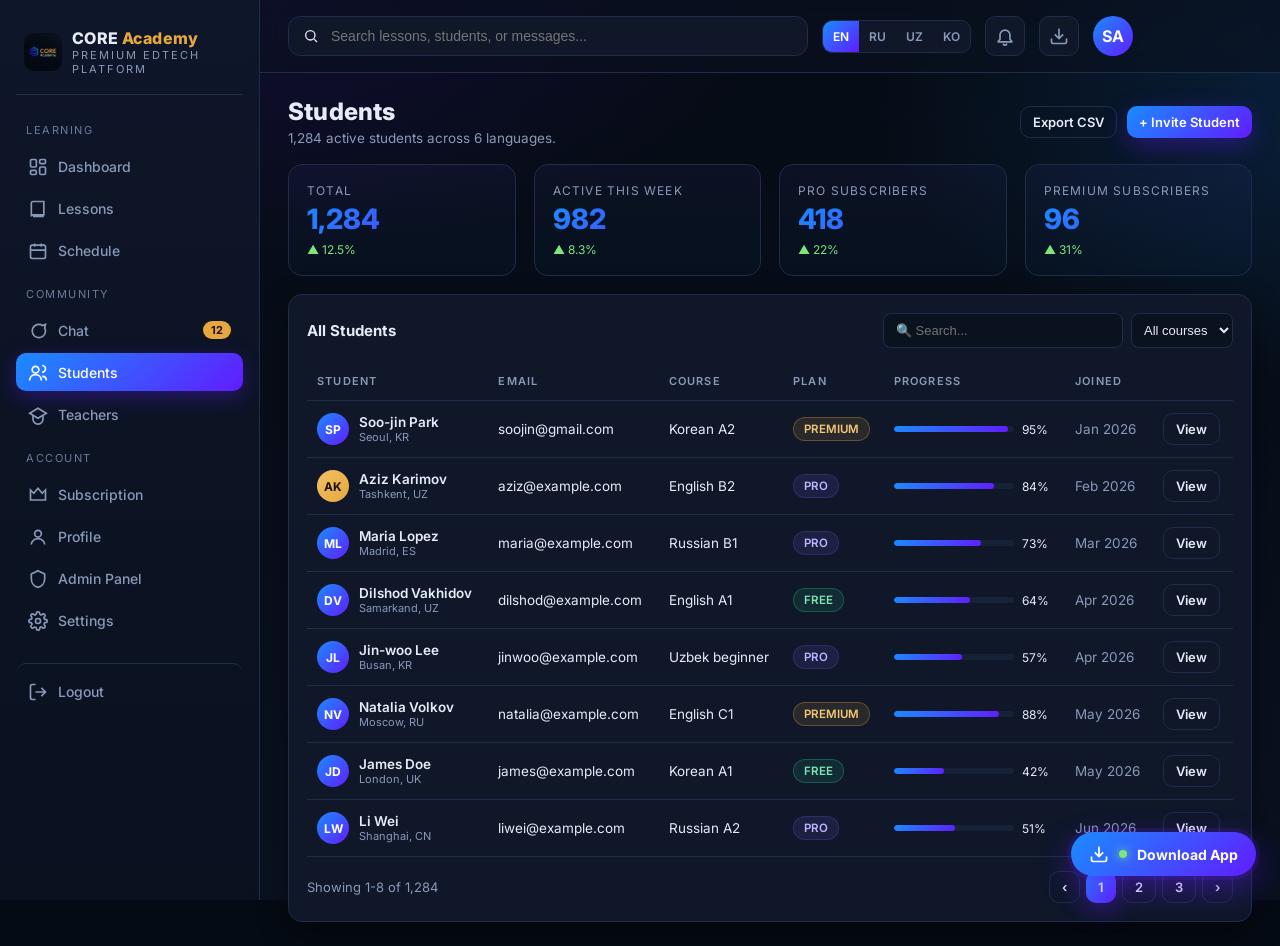
<file: students.html>
<!DOCTYPE html>
<html lang="en">
<head>
<meta charset="UTF-8"/>
<meta name="viewport" content="width=device-width,initial-scale=1"/>
<title>Students · CORE Academy</title>
<link rel="icon" href="../assets/logo.png"/>
<link href="https://fonts.googleapis.com/css2?family=Inter:wght@400;500;600;700;800&display=swap" rel="stylesheet">
<link rel="stylesheet" href="../css/theme.css"/>
</head>
<body>
<div class="app" id="app">
  <div class="page-title">
    <div>
      <h1 data-i18n="students">Students</h1>
      <p>1,284 active students across 6 languages.</p>
    </div>
    <div style="display:flex;gap:10px">
      <button class="btn btn-ghost btn-sm">Export CSV</button>
      <button class="btn btn-primary btn-sm">+ Invite Student</button>
    </div>
  </div>

  <div class="grid grid-4" style="margin-bottom:18px">
    <div class="stat"><div class="lbl">Total</div><div class="val">1,284</div><div class="delta">▲ 12.5%</div></div>
    <div class="stat"><div class="lbl">Active this week</div><div class="val">982</div><div class="delta">▲ 8.3%</div></div>
    <div class="stat"><div class="lbl">Pro subscribers</div><div class="val">418</div><div class="delta">▲ 22%</div></div>
    <div class="stat"><div class="lbl">Premium subscribers</div><div class="val">96</div><div class="delta">▲ 31%</div></div>
  </div>

  <div class="card card-pad">
    <div class="card-title">
      <h3>All Students</h3>
      <div style="display:flex;gap:8px">
        <input placeholder="🔍 Search..." style="background:var(--bg-1);border:1px solid var(--border);border-radius:8px;padding:8px 12px;color:var(--text);font-size:13px;outline:0;width:240px"/>
        <select style="background:var(--bg-1);border:1px solid var(--border);border-radius:8px;padding:8px;color:var(--text);font-size:13px">
          <option>All courses</option><option>English</option><option>Korean</option><option>Russian</option><option>Uzbek</option>
        </select>
      </div>
    </div>
    <table>
      <thead><tr><th>Student</th><th>Email</th><th>Course</th><th>Plan</th><th>Progress</th><th>Joined</th><th></th></tr></thead>
      <tbody>
        <tr><td><div style="display:flex;align-items:center;gap:10px"><div class="avatar" style="width:32px;height:32px;font-size:12px">SP</div><div><div style="font-weight:600">Soo-jin Park</div><div style="color:var(--muted);font-size:11px">Seoul, KR</div></div></div></td><td>soojin@gmail.com</td><td>Korean A2</td><td><span class="pill gold">PREMIUM</span></td><td><div style="display:flex;align-items:center;gap:8px"><div class="bar-track" style="width:120px"><div class="bar-fill" style="width:95%"></div></div><span style="font-size:12px">95%</span></div></td><td style="color:var(--muted)">Jan 2026</td><td><button class="btn btn-ghost btn-sm">View</button></td></tr>
        <tr><td><div style="display:flex;align-items:center;gap:10px"><div class="avatar" style="width:32px;height:32px;font-size:12px;background:var(--grad-gold);color:#1a120a">AK</div><div><div style="font-weight:600">Aziz Karimov</div><div style="color:var(--muted);font-size:11px">Tashkent, UZ</div></div></div></td><td>aziz@example.com</td><td>English B2</td><td><span class="pill">PRO</span></td><td><div style="display:flex;align-items:center;gap:8px"><div class="bar-track" style="width:120px"><div class="bar-fill" style="width:84%"></div></div><span style="font-size:12px">84%</span></div></td><td style="color:var(--muted)">Feb 2026</td><td><button class="btn btn-ghost btn-sm">View</button></td></tr>
        <tr><td><div style="display:flex;align-items:center;gap:10px"><div class="avatar" style="width:32px;height:32px;font-size:12px">ML</div><div><div style="font-weight:600">Maria Lopez</div><div style="color:var(--muted);font-size:11px">Madrid, ES</div></div></div></td><td>maria@example.com</td><td>Russian B1</td><td><span class="pill">PRO</span></td><td><div style="display:flex;align-items:center;gap:8px"><div class="bar-track" style="width:120px"><div class="bar-fill" style="width:73%"></div></div><span style="font-size:12px">73%</span></div></td><td style="color:var(--muted)">Mar 2026</td><td><button class="btn btn-ghost btn-sm">View</button></td></tr>
        <tr><td><div style="display:flex;align-items:center;gap:10px"><div class="avatar" style="width:32px;height:32px;font-size:12px">DV</div><div><div style="font-weight:600">Dilshod Vakhidov</div><div style="color:var(--muted);font-size:11px">Samarkand, UZ</div></div></div></td><td>dilshod@example.com</td><td>English A1</td><td><span class="pill green">FREE</span></td><td><div style="display:flex;align-items:center;gap:8px"><div class="bar-track" style="width:120px"><div class="bar-fill" style="width:64%"></div></div><span style="font-size:12px">64%</span></div></td><td style="color:var(--muted)">Apr 2026</td><td><button class="btn btn-ghost btn-sm">View</button></td></tr>
        <tr><td><div style="display:flex;align-items:center;gap:10px"><div class="avatar" style="width:32px;height:32px;font-size:12px">JL</div><div><div style="font-weight:600">Jin-woo Lee</div><div style="color:var(--muted);font-size:11px">Busan, KR</div></div></div></td><td>jinwoo@example.com</td><td>Uzbek beginner</td><td><span class="pill">PRO</span></td><td><div style="display:flex;align-items:center;gap:8px"><div class="bar-track" style="width:120px"><div class="bar-fill" style="width:57%"></div></div><span style="font-size:12px">57%</span></div></td><td style="color:var(--muted)">Apr 2026</td><td><button class="btn btn-ghost btn-sm">View</button></td></tr>
        <tr><td><div style="display:flex;align-items:center;gap:10px"><div class="avatar" style="width:32px;height:32px;font-size:12px">NV</div><div><div style="font-weight:600">Natalia Volkov</div><div style="color:var(--muted);font-size:11px">Moscow, RU</div></div></div></td><td>natalia@example.com</td><td>English C1</td><td><span class="pill gold">PREMIUM</span></td><td><div style="display:flex;align-items:center;gap:8px"><div class="bar-track" style="width:120px"><div class="bar-fill" style="width:88%"></div></div><span style="font-size:12px">88%</span></div></td><td style="color:var(--muted)">May 2026</td><td><button class="btn btn-ghost btn-sm">View</button></td></tr>
        <tr><td><div style="display:flex;align-items:center;gap:10px"><div class="avatar" style="width:32px;height:32px;font-size:12px">JD</div><div><div style="font-weight:600">James Doe</div><div style="color:var(--muted);font-size:11px">London, UK</div></div></div></td><td>james@example.com</td><td>Korean A1</td><td><span class="pill green">FREE</span></td><td><div style="display:flex;align-items:center;gap:8px"><div class="bar-track" style="width:120px"><div class="bar-fill" style="width:42%"></div></div><span style="font-size:12px">42%</span></div></td><td style="color:var(--muted)">May 2026</td><td><button class="btn btn-ghost btn-sm">View</button></td></tr>
        <tr><td><div style="display:flex;align-items:center;gap:10px"><div class="avatar" style="width:32px;height:32px;font-size:12px">LW</div><div><div style="font-weight:600">Li Wei</div><div style="color:var(--muted);font-size:11px">Shanghai, CN</div></div></div></td><td>liwei@example.com</td><td>Russian A2</td><td><span class="pill">PRO</span></td><td><div style="display:flex;align-items:center;gap:8px"><div class="bar-track" style="width:120px"><div class="bar-fill" style="width:51%"></div></div><span style="font-size:12px">51%</span></div></td><td style="color:var(--muted)">Jun 2026</td><td><button class="btn btn-ghost btn-sm">View</button></td></tr>
      </tbody>
    </table>
    <div style="display:flex;justify-content:space-between;align-items:center;margin-top:14px;color:var(--muted);font-size:13px">
      <span>Showing 1-8 of 1,284</span>
      <div style="display:flex;gap:6px"><button class="btn btn-ghost btn-sm">‹</button><button class="btn btn-primary btn-sm">1</button><button class="btn btn-ghost btn-sm">2</button><button class="btn btn-ghost btn-sm">3</button><button class="btn btn-ghost btn-sm">›</button></div>
    </div>
  </div>
</div>

<script src="../js/app.js"></script>
<script>mountShell('students');</script>
</body>
</html>
</file>
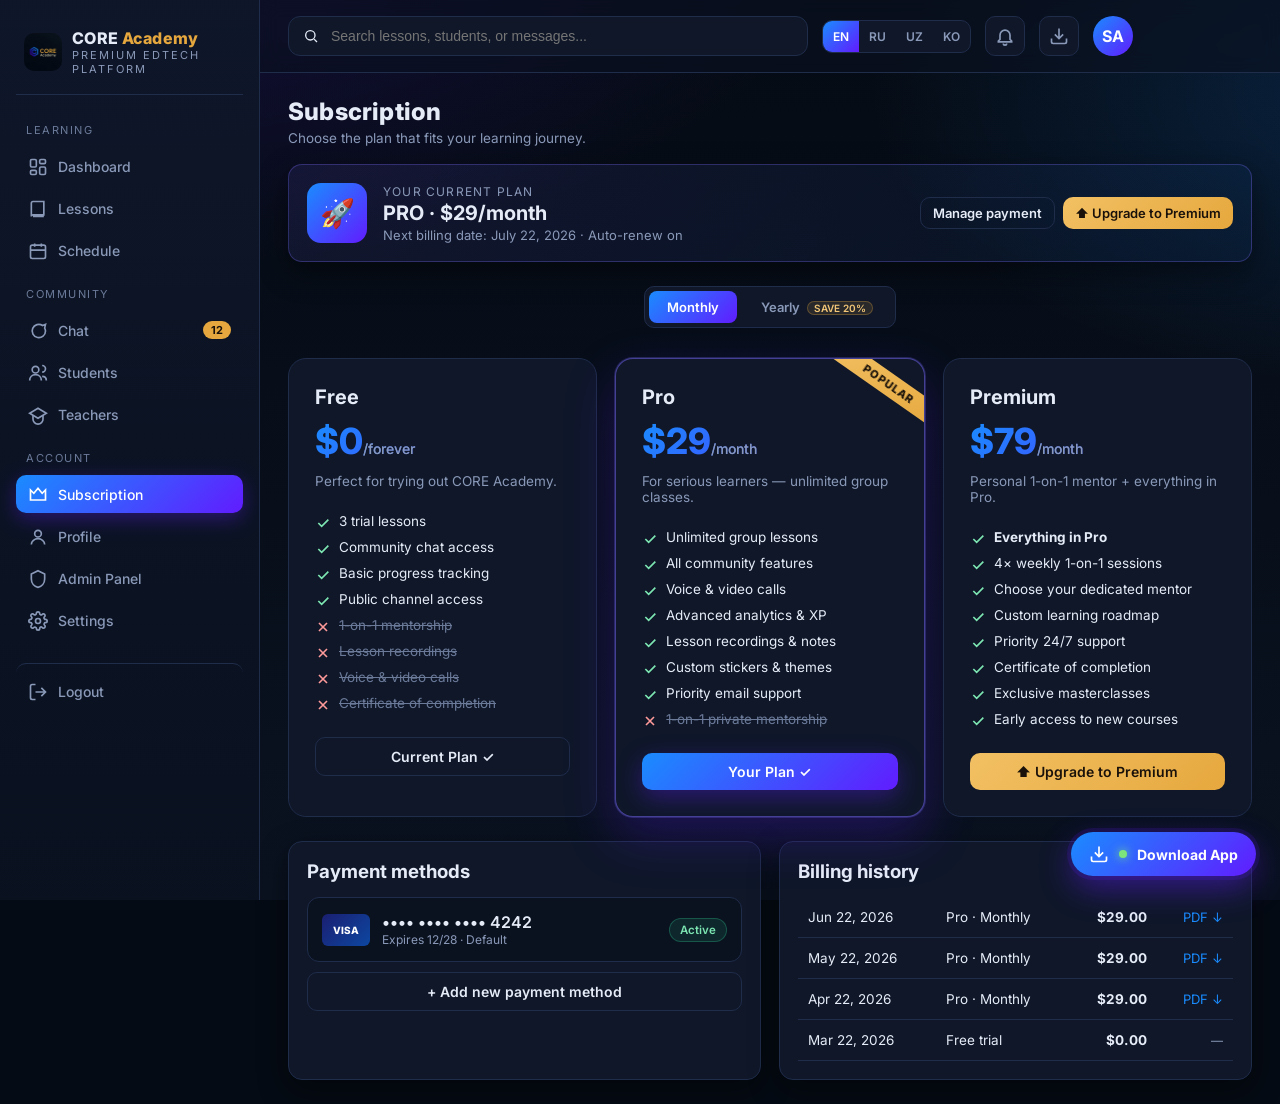
<file: subscription.html>
<!DOCTYPE html>
<html lang="en">
<head>
<meta charset="UTF-8"/>
<meta name="viewport" content="width=device-width,initial-scale=1"/>
<title>Subscription · CORE Academy</title>
<link rel="icon" href="../assets/logo.png"/>
<link href="https://fonts.googleapis.com/css2?family=Inter:wght@400;500;600;700;800&display=swap" rel="stylesheet">
<link rel="stylesheet" href="../css/theme.css"/>
<style>
  .billing{display:flex;gap:6px;padding:4px;background:var(--panel);border:1px solid var(--border);border-radius:10px;width:fit-content;margin:0 auto 30px}
  .billing button{padding:8px 18px;background:transparent;border:0;color:var(--muted);font-weight:600;border-radius:8px;font-size:13px;cursor:pointer}
  .billing button.active{background:var(--grad-brand);color:#fff}
</style>
</head>
<body>
<div class="app" id="app">
  <div class="page-title">
    <div>
      <h1 data-i18n="subscription">Subscription</h1>
      <p>Choose the plan that fits your learning journey.</p>
    </div>
  </div>

  <!-- Current plan -->
  <div class="card card-pad" style="margin-bottom:24px;background:linear-gradient(135deg,rgba(122,108,255,.1),rgba(26,140,255,.05));border-color:rgba(122,108,255,.3)">
    <div style="display:flex;align-items:center;gap:16px;flex-wrap:wrap">
      <div style="width:60px;height:60px;border-radius:14px;background:var(--grad-brand);display:grid;place-items:center;font-size:28px">🚀</div>
      <div style="flex:1">
        <div style="color:var(--muted);font-size:12px;text-transform:uppercase;letter-spacing:1.2px">Your current plan</div>
        <h3 style="margin:2px 0;font-size:20px">PRO · $29/month</h3>
        <div style="color:var(--muted);font-size:13px">Next billing date: July 22, 2026 · Auto-renew on</div>
      </div>
      <div style="display:flex;gap:8px">
        <button class="btn btn-ghost btn-sm">Manage payment</button>
        <button class="btn btn-gold btn-sm">⬆ Upgrade to Premium</button>
      </div>
    </div>
  </div>

  <div class="billing">
    <button class="active">Monthly</button>
    <button>Yearly <span class="pill gold" style="font-size:10px;padding:0 6px;margin-left:4px">SAVE 20%</span></button>
  </div>

  <div class="grid grid-3">
    <!-- FREE -->
    <div class="tier">
      <h3 data-i18n="free">Free</h3>
      <div class="price">$0<small>/forever</small></div>
      <p style="color:var(--muted);font-size:13.5px;margin:0">Perfect for trying out CORE Academy.</p>
      <ul>
        <li><svg viewBox="0 0 24 24" fill="none" stroke="#7ce5b1" stroke-width="2.5" class="ic-sm"><path d="m5 12 5 5L20 7"/></svg> 3 trial lessons</li>
        <li><svg viewBox="0 0 24 24" fill="none" stroke="#7ce5b1" stroke-width="2.5" class="ic-sm"><path d="m5 12 5 5L20 7"/></svg> Community chat access</li>
        <li><svg viewBox="0 0 24 24" fill="none" stroke="#7ce5b1" stroke-width="2.5" class="ic-sm"><path d="m5 12 5 5L20 7"/></svg> Basic progress tracking</li>
        <li><svg viewBox="0 0 24 24" fill="none" stroke="#7ce5b1" stroke-width="2.5" class="ic-sm"><path d="m5 12 5 5L20 7"/></svg> Public channel access</li>
        <li class="off"><svg viewBox="0 0 24 24" fill="none" stroke="#ff9a9a" stroke-width="2.5" class="ic-sm"><path d="M6 6l12 12M18 6 6 18"/></svg> 1-on-1 mentorship</li>
        <li class="off"><svg viewBox="0 0 24 24" fill="none" stroke="#ff9a9a" stroke-width="2.5" class="ic-sm"><path d="M6 6l12 12M18 6 6 18"/></svg> Lesson recordings</li>
        <li class="off"><svg viewBox="0 0 24 24" fill="none" stroke="#ff9a9a" stroke-width="2.5" class="ic-sm"><path d="M6 6l12 12M18 6 6 18"/></svg> Voice & video calls</li>
        <li class="off"><svg viewBox="0 0 24 24" fill="none" stroke="#ff9a9a" stroke-width="2.5" class="ic-sm"><path d="M6 6l12 12M18 6 6 18"/></svg> Certificate of completion</li>
      </ul>
      <button class="btn btn-ghost" style="justify-content:center" disabled>Current Plan ✓</button>
    </div>

    <!-- PRO -->
    <div class="tier popular">
      <div class="ribbon">POPULAR</div>
      <h3 data-i18n="pro">Pro</h3>
      <div class="price">$29<small>/month</small></div>
      <p style="color:var(--muted);font-size:13.5px;margin:0">For serious learners — unlimited group classes.</p>
      <ul>
        <li><svg viewBox="0 0 24 24" fill="none" stroke="#7ce5b1" stroke-width="2.5" class="ic-sm"><path d="m5 12 5 5L20 7"/></svg> Unlimited group lessons</li>
        <li><svg viewBox="0 0 24 24" fill="none" stroke="#7ce5b1" stroke-width="2.5" class="ic-sm"><path d="m5 12 5 5L20 7"/></svg> All community features</li>
        <li><svg viewBox="0 0 24 24" fill="none" stroke="#7ce5b1" stroke-width="2.5" class="ic-sm"><path d="m5 12 5 5L20 7"/></svg> Voice & video calls</li>
        <li><svg viewBox="0 0 24 24" fill="none" stroke="#7ce5b1" stroke-width="2.5" class="ic-sm"><path d="m5 12 5 5L20 7"/></svg> Advanced analytics & XP</li>
        <li><svg viewBox="0 0 24 24" fill="none" stroke="#7ce5b1" stroke-width="2.5" class="ic-sm"><path d="m5 12 5 5L20 7"/></svg> Lesson recordings & notes</li>
        <li><svg viewBox="0 0 24 24" fill="none" stroke="#7ce5b1" stroke-width="2.5" class="ic-sm"><path d="m5 12 5 5L20 7"/></svg> Custom stickers & themes</li>
        <li><svg viewBox="0 0 24 24" fill="none" stroke="#7ce5b1" stroke-width="2.5" class="ic-sm"><path d="m5 12 5 5L20 7"/></svg> Priority email support</li>
        <li class="off"><svg viewBox="0 0 24 24" fill="none" stroke="#ff9a9a" stroke-width="2.5" class="ic-sm"><path d="M6 6l12 12M18 6 6 18"/></svg> 1-on-1 private mentorship</li>
      </ul>
      <button class="btn btn-primary" style="justify-content:center" disabled>Your Plan ✓</button>
    </div>

    <!-- PREMIUM -->
    <div class="tier">
      <h3 data-i18n="premium">Premium</h3>
      <div class="price">$79<small>/month</small></div>
      <p style="color:var(--muted);font-size:13.5px;margin:0">Personal 1-on-1 mentor + everything in Pro.</p>
      <ul>
        <li><svg viewBox="0 0 24 24" fill="none" stroke="#7ce5b1" stroke-width="2.5" class="ic-sm"><path d="m5 12 5 5L20 7"/></svg> <b>Everything in Pro</b></li>
        <li><svg viewBox="0 0 24 24" fill="none" stroke="#7ce5b1" stroke-width="2.5" class="ic-sm"><path d="m5 12 5 5L20 7"/></svg> 4× weekly 1-on-1 sessions</li>
        <li><svg viewBox="0 0 24 24" fill="none" stroke="#7ce5b1" stroke-width="2.5" class="ic-sm"><path d="m5 12 5 5L20 7"/></svg> Choose your dedicated mentor</li>
        <li><svg viewBox="0 0 24 24" fill="none" stroke="#7ce5b1" stroke-width="2.5" class="ic-sm"><path d="m5 12 5 5L20 7"/></svg> Custom learning roadmap</li>
        <li><svg viewBox="0 0 24 24" fill="none" stroke="#7ce5b1" stroke-width="2.5" class="ic-sm"><path d="m5 12 5 5L20 7"/></svg> Priority 24/7 support</li>
        <li><svg viewBox="0 0 24 24" fill="none" stroke="#7ce5b1" stroke-width="2.5" class="ic-sm"><path d="m5 12 5 5L20 7"/></svg> Certificate of completion</li>
        <li><svg viewBox="0 0 24 24" fill="none" stroke="#7ce5b1" stroke-width="2.5" class="ic-sm"><path d="m5 12 5 5L20 7"/></svg> Exclusive masterclasses</li>
        <li><svg viewBox="0 0 24 24" fill="none" stroke="#7ce5b1" stroke-width="2.5" class="ic-sm"><path d="m5 12 5 5L20 7"/></svg> Early access to new courses</li>
      </ul>
      <button class="btn btn-gold" style="justify-content:center">⬆ Upgrade to Premium</button>
    </div>
  </div>

  <!-- FAQ + Payment -->
  <div class="grid grid-2" style="margin-top:24px">
    <div class="card card-pad">
      <h3 style="margin:0 0 14px">Payment methods</h3>
      <div style="display:flex;align-items:center;gap:12px;padding:14px;border-radius:12px;border:1px solid var(--border);background:var(--bg-1);margin-bottom:10px">
        <div style="width:48px;height:32px;background:linear-gradient(135deg,#1A1F71,#0D47A1);border-radius:6px;color:#fff;font-weight:800;display:grid;place-items:center;font-size:10px">VISA</div>
        <div style="flex:1"><div style="font-weight:600">•••• •••• •••• 4242</div><div style="color:var(--muted);font-size:12px">Expires 12/28 · Default</div></div>
        <span class="pill green">Active</span>
      </div>
      <button class="btn btn-ghost" style="width:100%;justify-content:center">+ Add new payment method</button>
    </div>
    <div class="card card-pad">
      <h3 style="margin:0 0 14px">Billing history</h3>
      <table>
        <tbody>
          <tr><td>Jun 22, 2026</td><td>Pro · Monthly</td><td style="text-align:right;font-weight:700">$29.00</td><td style="text-align:right"><a style="color:var(--blue);font-size:13px" href="#">PDF ↓</a></td></tr>
          <tr><td>May 22, 2026</td><td>Pro · Monthly</td><td style="text-align:right;font-weight:700">$29.00</td><td style="text-align:right"><a style="color:var(--blue);font-size:13px" href="#">PDF ↓</a></td></tr>
          <tr><td>Apr 22, 2026</td><td>Pro · Monthly</td><td style="text-align:right;font-weight:700">$29.00</td><td style="text-align:right"><a style="color:var(--blue);font-size:13px" href="#">PDF ↓</a></td></tr>
          <tr><td>Mar 22, 2026</td><td>Free trial</td><td style="text-align:right;font-weight:700">$0.00</td><td style="text-align:right;color:var(--muted);font-size:12px">—</td></tr>
        </tbody>
      </table>
    </div>
  </div>
</div>

<script src="../js/app.js"></script>
<script>mountShell('subscription');</script>
</body>
</html>
</file>
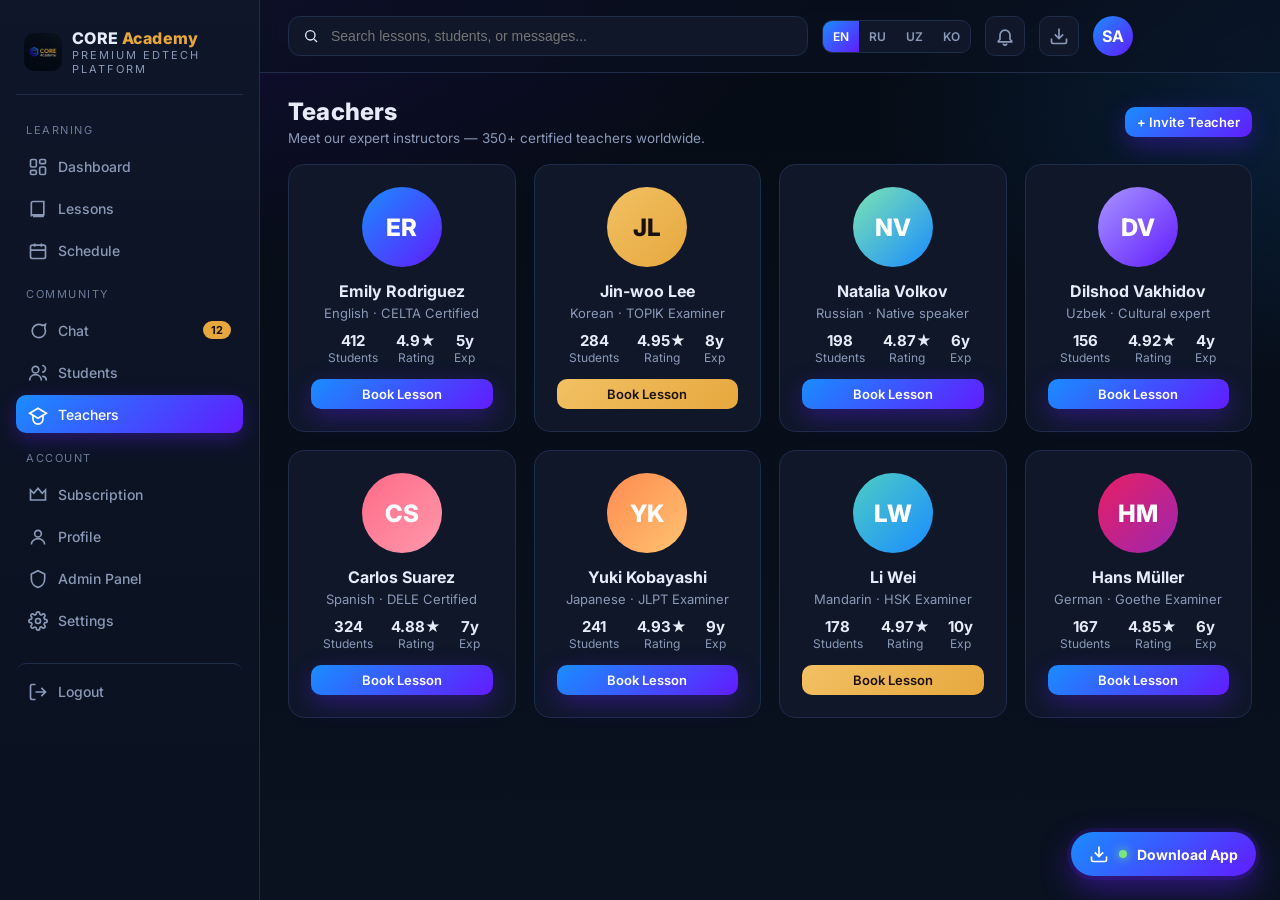
<file: teachers.html>
<!DOCTYPE html>
<html lang="en">
<head>
<meta charset="UTF-8"/>
<meta name="viewport" content="width=device-width,initial-scale=1"/>
<title>Teachers · CORE Academy</title>
<link rel="icon" href="../assets/logo.png"/>
<link href="https://fonts.googleapis.com/css2?family=Inter:wght@400;500;600;700;800&display=swap" rel="stylesheet">
<link rel="stylesheet" href="../css/theme.css"/>
<style>
  .tcard{background:var(--panel);border:1px solid var(--border);border-radius:16px;padding:22px;text-align:center;transition:.2s}
  .tcard:hover{border-color:var(--border-2);transform:translateY(-3px)}
  .tcard .av{width:80px;height:80px;border-radius:50%;margin:0 auto 14px;display:grid;place-items:center;color:#fff;font-weight:800;font-size:24px}
  .tcard h4{margin:0;font-size:16px}
  .tcard .sub{color:var(--muted);font-size:13px;margin:4px 0 10px}
  .tcard .stats{display:flex;justify-content:center;gap:18px;color:var(--muted);font-size:12px;margin-bottom:14px}
  .tcard .stats b{display:block;color:var(--text);font-size:15px;font-weight:700}
</style>
</head>
<body>
<div class="app" id="app">
  <div class="page-title">
    <div>
      <h1 data-i18n="teachers">Teachers</h1>
      <p>Meet our expert instructors — 350+ certified teachers worldwide.</p>
    </div>
    <button class="btn btn-primary btn-sm">+ Invite Teacher</button>
  </div>

  <div class="grid grid-4">
    <div class="tcard"><div class="av" style="background:var(--grad-brand)">ER</div><h4>Emily Rodriguez</h4><div class="sub">English · CELTA Certified</div><div class="stats"><div><b>412</b>Students</div><div><b>4.9★</b>Rating</div><div><b>5y</b>Exp</div></div><button class="btn btn-primary btn-sm" style="width:100%;justify-content:center">Book Lesson</button></div>
    <div class="tcard"><div class="av" style="background:var(--grad-gold);color:#1a120a">JL</div><h4>Jin-woo Lee</h4><div class="sub">Korean · TOPIK Examiner</div><div class="stats"><div><b>284</b>Students</div><div><b>4.95★</b>Rating</div><div><b>8y</b>Exp</div></div><button class="btn btn-gold btn-sm" style="width:100%;justify-content:center">Book Lesson</button></div>
    <div class="tcard"><div class="av" style="background:linear-gradient(135deg,#7CE5B1,#1A8CFF)">NV</div><h4>Natalia Volkov</h4><div class="sub">Russian · Native speaker</div><div class="stats"><div><b>198</b>Students</div><div><b>4.87★</b>Rating</div><div><b>6y</b>Exp</div></div><button class="btn btn-primary btn-sm" style="width:100%;justify-content:center">Book Lesson</button></div>
    <div class="tcard"><div class="av" style="background:linear-gradient(135deg,#a795ff,#611CFF)">DV</div><h4>Dilshod Vakhidov</h4><div class="sub">Uzbek · Cultural expert</div><div class="stats"><div><b>156</b>Students</div><div><b>4.92★</b>Rating</div><div><b>4y</b>Exp</div></div><button class="btn btn-primary btn-sm" style="width:100%;justify-content:center">Book Lesson</button></div>
    <div class="tcard"><div class="av" style="background:linear-gradient(135deg,#FF6A88,#FF99AC)">CS</div><h4>Carlos Suarez</h4><div class="sub">Spanish · DELE Certified</div><div class="stats"><div><b>324</b>Students</div><div><b>4.88★</b>Rating</div><div><b>7y</b>Exp</div></div><button class="btn btn-primary btn-sm" style="width:100%;justify-content:center">Book Lesson</button></div>
    <div class="tcard"><div class="av" style="background:linear-gradient(135deg,#FF8A50,#FFC371)">YK</div><h4>Yuki Kobayashi</h4><div class="sub">Japanese · JLPT Examiner</div><div class="stats"><div><b>241</b>Students</div><div><b>4.93★</b>Rating</div><div><b>9y</b>Exp</div></div><button class="btn btn-primary btn-sm" style="width:100%;justify-content:center">Book Lesson</button></div>
    <div class="tcard"><div class="av" style="background:linear-gradient(135deg,#4ECDC4,#1A8CFF)">LW</div><h4>Li Wei</h4><div class="sub">Mandarin · HSK Examiner</div><div class="stats"><div><b>178</b>Students</div><div><b>4.97★</b>Rating</div><div><b>10y</b>Exp</div></div><button class="btn btn-gold btn-sm" style="width:100%;justify-content:center">Book Lesson</button></div>
    <div class="tcard"><div class="av" style="background:linear-gradient(135deg,#E91E63,#9C27B0)">HM</div><h4>Hans Müller</h4><div class="sub">German · Goethe Examiner</div><div class="stats"><div><b>167</b>Students</div><div><b>4.85★</b>Rating</div><div><b>6y</b>Exp</div></div><button class="btn btn-primary btn-sm" style="width:100%;justify-content:center">Book Lesson</button></div>
  </div>
</div>

<script src="../js/app.js"></script>
<script>mountShell('teachers');</script>
</body>
</html>
</file>
<file: css/theme.css>
/* ===== CORE ACADEMY — Brand Theme ===== */
:root{
  /* Brand */
  --bg-0:#050b14;
  --bg-1:#0a1220;
  --bg-2:#101a2e;
  --bg-3:#162238;
  --panel:#0f1729;
  --panel-2:#131d35;
  --border:#1f2c4a;
  --border-2:#2a3a5f;

  --blue:#1A8CFF;
  --blue-2:#0082FF;
  --violet:#611CFF;
  --violet-2:#7D1EFF;
  --gold:#E6A83E;
  --gold-2:#F2C063;
  --cream:#FFF9E6;

  --text:#E6ECF7;
  --muted:#8A99B8;
  --muted-2:#6B7A99;

  --grad-brand:linear-gradient(135deg,#1A8CFF 0%,#611CFF 100%);
  --grad-gold:linear-gradient(135deg,#F2C063 0%,#E6A83E 100%);
  --grad-bg:radial-gradient(1200px 600px at 10% -10%, rgba(97,28,255,.18), transparent 60%),
            radial-gradient(900px 500px at 110% 10%, rgba(26,140,255,.18), transparent 60%),
            linear-gradient(180deg,#050b14 0%, #0a1220 100%);

  --shadow:0 10px 30px rgba(0,0,0,.45);
  --shadow-glow:0 0 0 1px rgba(122,108,255,.25), 0 20px 50px rgba(97,28,255,.25);

  --radius-sm:10px;
  --radius:14px;
  --radius-lg:20px;
  --radius-xl:28px;

  --font:'Inter',system-ui,-apple-system,'Segoe UI',Roboto,'Helvetica Neue',Arial,sans-serif;
}

*{box-sizing:border-box}
html,body{margin:0;padding:0;font-family:var(--font);color:var(--text);background:var(--bg-0)}
body{min-height:100vh;background:var(--grad-bg);background-attachment:fixed}
a{color:inherit;text-decoration:none}
button{font-family:inherit;cursor:pointer}
img{max-width:100%;display:block}
::-webkit-scrollbar{width:10px;height:10px}
::-webkit-scrollbar-track{background:transparent}
::-webkit-scrollbar-thumb{background:#1f2c4a;border-radius:10px}
::-webkit-scrollbar-thumb:hover{background:#2a3a5f}

/* ===== App Shell ===== */
.app{display:grid;grid-template-columns:260px 1fr;min-height:100vh}
.sidebar{
  background:linear-gradient(180deg, rgba(15,23,41,.95), rgba(10,18,32,.95));
  border-right:1px solid var(--border);
  padding:22px 16px;position:sticky;top:0;height:100vh;overflow-y:auto;
  backdrop-filter:blur(10px);
}
.brand{display:flex;align-items:center;gap:10px;padding:6px 8px 18px;border-bottom:1px solid var(--border);margin-bottom:14px}
.brand img{width:38px;height:38px;border-radius:10px}
.brand .name{font-weight:800;letter-spacing:.4px}
.brand .name span{color:var(--gold)}
.brand .sub{font-size:11px;color:var(--muted);letter-spacing:2px;text-transform:uppercase}

.nav{display:flex;flex-direction:column;gap:4px}
.nav .label{font-size:11px;color:var(--muted-2);text-transform:uppercase;letter-spacing:1.5px;padding:14px 10px 6px}
.nav a{
  display:flex;align-items:center;gap:12px;padding:10px 12px;border-radius:10px;color:var(--muted);
  font-weight:500;font-size:14px;transition:.15s ease;
}
.nav a:hover{background:rgba(122,108,255,.08);color:var(--text)}
.nav a.active{background:var(--grad-brand);color:#fff;box-shadow:0 6px 20px rgba(97,28,255,.35)}
.nav a .ico{width:18px;height:18px;display:grid;place-items:center}
.nav .badge{margin-left:auto;background:var(--gold);color:#1a120a;font-size:11px;font-weight:700;padding:2px 8px;border-radius:20px}

/* Topbar */
.main{display:flex;flex-direction:column;min-height:100vh}
.topbar{
  display:flex;align-items:center;gap:14px;padding:16px 28px;
  background:rgba(10,18,32,.6);border-bottom:1px solid var(--border);
  backdrop-filter:blur(10px);position:sticky;top:0;z-index:30;
}
.search{flex:1;max-width:520px;display:flex;align-items:center;gap:10px;
  background:var(--panel);border:1px solid var(--border);padding:10px 14px;border-radius:12px}
.search input{flex:1;background:transparent;border:0;outline:0;color:var(--text);font-size:14px}
.lang-pick{display:flex;background:var(--panel);border:1px solid var(--border);border-radius:10px;overflow:hidden}
.lang-pick button{background:transparent;color:var(--muted);border:0;padding:8px 10px;font-size:12px;font-weight:600}
.lang-pick button.active{background:var(--grad-brand);color:#fff}
.icon-btn{width:40px;height:40px;display:grid;place-items:center;background:var(--panel);border:1px solid var(--border);border-radius:10px;color:var(--muted)}
.icon-btn:hover{color:var(--text)}
.avatar{width:40px;height:40px;border-radius:50%;background:var(--grad-brand);display:grid;place-items:center;color:#fff;font-weight:700}

/* Content */
.content{padding:24px 28px;flex:1}
.page-title{display:flex;align-items:center;justify-content:space-between;margin-bottom:18px}
.page-title h1{margin:0;font-size:24px;font-weight:800;letter-spacing:.2px}
.page-title p{margin:4px 0 0;color:var(--muted);font-size:13.5px}

/* Cards */
.card{background:var(--panel);border:1px solid var(--border);border-radius:var(--radius);box-shadow:var(--shadow)}
.card-pad{padding:18px}
.card-title{display:flex;align-items:center;justify-content:space-between;margin-bottom:14px}
.card-title h3{margin:0;font-size:15px;font-weight:700}
.card-title a{color:var(--blue);font-size:13px}

.grid{display:grid;gap:18px}
.grid-4{grid-template-columns:repeat(4,1fr)}
.grid-3{grid-template-columns:repeat(3,1fr)}
.grid-2{grid-template-columns:repeat(2,1fr)}
.grid-2-1{grid-template-columns:2fr 1fr}
@media (max-width:1100px){.grid-4{grid-template-columns:repeat(2,1fr)}.grid-3{grid-template-columns:repeat(2,1fr)}.grid-2-1{grid-template-columns:1fr}}
@media (max-width:720px){.grid-2,.grid-4,.grid-3{grid-template-columns:1fr}.app{grid-template-columns:1fr}.sidebar{display:none}}

/* Stat cards */
.stat{padding:18px;border-radius:var(--radius);background:linear-gradient(180deg,rgba(122,108,255,.06),rgba(26,140,255,.03));border:1px solid var(--border);position:relative;overflow:hidden}
.stat .lbl{color:var(--muted);font-size:12px;text-transform:uppercase;letter-spacing:1.2px}
.stat .val{font-size:28px;font-weight:800;margin-top:4px;background:var(--grad-brand);-webkit-background-clip:text;background-clip:text;color:transparent}
.stat .delta{margin-top:6px;font-size:12px;color:#7CE57C}
.stat .delta.down{color:#FF8A8A}
.stat .ico{position:absolute;right:14px;top:14px;width:40px;height:40px;border-radius:10px;display:grid;place-items:center;background:rgba(122,108,255,.12);color:#a795ff}

/* Buttons */
.btn{display:inline-flex;align-items:center;gap:8px;padding:10px 16px;border-radius:10px;font-weight:600;font-size:14px;border:1px solid transparent;background:var(--panel);color:var(--text)}
.btn:hover{border-color:var(--border-2)}
.btn-primary{background:var(--grad-brand);color:#fff;border:0;box-shadow:0 8px 24px rgba(97,28,255,.35)}
.btn-gold{background:var(--grad-gold);color:#1a120a;border:0}
.btn-ghost{background:transparent;border:1px solid var(--border)}
.btn-sm{padding:7px 12px;font-size:13px}

/* Pills / Tags */
.pill{display:inline-flex;align-items:center;gap:6px;padding:4px 10px;border-radius:999px;font-size:11.5px;font-weight:600;background:rgba(122,108,255,.12);color:#bfb4ff;border:1px solid rgba(122,108,255,.2)}
.pill.gold{background:rgba(230,168,62,.12);color:#f3c777;border-color:rgba(230,168,62,.3)}
.pill.green{background:rgba(46,196,138,.12);color:#7ce5b1;border-color:rgba(46,196,138,.3)}
.pill.red{background:rgba(255,90,90,.12);color:#ff9a9a;border-color:rgba(255,90,90,.3)}
.pill.blue{background:rgba(26,140,255,.12);color:#9bc8ff;border-color:rgba(26,140,255,.3)}

/* Tables */
table{width:100%;border-collapse:collapse}
th,td{text-align:left;padding:12px 10px;font-size:13.5px;border-bottom:1px solid var(--border)}
th{color:var(--muted);font-weight:600;text-transform:uppercase;font-size:11px;letter-spacing:1.2px}
tr:hover td{background:rgba(122,108,255,.04)}

/* Lesson cards */
.lesson{display:flex;gap:14px;align-items:center;padding:12px;border-radius:12px;background:var(--bg-1);border:1px solid var(--border)}
.lesson .thumb{width:60px;height:60px;border-radius:12px;background:var(--grad-brand);display:grid;place-items:center;color:#fff;font-weight:800;font-size:18px}
.lesson .info{flex:1}
.lesson .info h4{margin:0 0 4px;font-size:14.5px}
.lesson .info p{margin:0;color:var(--muted);font-size:12.5px}

/* Floating Download */
.fab{
  position:fixed;right:24px;bottom:24px;z-index:90;
  display:flex;align-items:center;gap:10px;padding:12px 18px;border-radius:999px;
  background:var(--grad-brand);color:#fff;font-weight:700;font-size:14px;
  box-shadow:0 12px 32px rgba(97,28,255,.45),0 0 0 4px rgba(97,28,255,.15);
  border:0;transition:.2s ease;
}
.fab:hover{transform:translateY(-2px);box-shadow:0 16px 40px rgba(97,28,255,.55)}
.fab .dot{width:8px;height:8px;border-radius:50%;background:#7CE57C;box-shadow:0 0 10px #7CE57C;animation:pulse 1.8s infinite}
@keyframes pulse{0%,100%{opacity:1;transform:scale(1)}50%{opacity:.5;transform:scale(1.3)}}

/* Modal */
.modal-bg{position:fixed;inset:0;background:rgba(3,7,16,.7);backdrop-filter:blur(6px);z-index:100;display:none;align-items:center;justify-content:center}
.modal-bg.open{display:flex}
.modal{background:var(--panel);border:1px solid var(--border);border-radius:18px;padding:26px;max-width:480px;width:92%;box-shadow:var(--shadow-glow)}
.modal h3{margin:0 0 6px}
.modal p{color:var(--muted);font-size:13.5px;margin:0 0 18px}
.dl-btn{display:flex;align-items:center;gap:12px;padding:12px 14px;border-radius:12px;border:1px solid var(--border);background:var(--bg-1);width:100%;color:var(--text);margin-bottom:10px}
.dl-btn:hover{border-color:var(--blue)}
.dl-btn .lg{width:36px;height:36px;display:grid;place-items:center;border-radius:8px;background:var(--bg-2);color:var(--blue)}
.dl-btn .ttl{font-weight:700;font-size:14px}
.dl-btn .sub{font-size:12px;color:var(--muted)}

/* Auth */
.auth-wrap{min-height:100vh;display:grid;grid-template-columns:1.1fr 1fr}
@media (max-width:900px){.auth-wrap{grid-template-columns:1fr}}
.auth-hero{
  position:relative;overflow:hidden;
  background:
    radial-gradient(700px 400px at 80% 10%, rgba(26,140,255,.35), transparent 60%),
    radial-gradient(700px 500px at 20% 90%, rgba(97,28,255,.35), transparent 60%),
    linear-gradient(135deg,#0a1220,#101a2e);
  padding:60px;display:flex;flex-direction:column;justify-content:space-between;color:#fff
}
.auth-hero h1{font-size:42px;line-height:1.1;margin:0 0 14px;background:linear-gradient(90deg,#fff,#F2C063);-webkit-background-clip:text;background-clip:text;color:transparent}
.auth-hero p{color:#b9c4dd;max-width:480px;font-size:15px;line-height:1.6}
.auth-hero .feats{display:flex;flex-direction:column;gap:14px;margin-top:30px}
.auth-hero .feats div{display:flex;align-items:center;gap:12px;color:#dbe3f5;font-size:14px}
.auth-hero .feats .b{width:34px;height:34px;border-radius:10px;display:grid;place-items:center;background:rgba(122,108,255,.22);color:#bfb4ff}

.auth-form{background:var(--bg-1);padding:50px;display:flex;flex-direction:column;justify-content:center}
.auth-form .box{max-width:380px;width:100%;margin:auto}
.auth-form h2{font-size:26px;margin:0 0 6px}
.auth-form .sub{color:var(--muted);font-size:14px;margin-bottom:24px}
.field{margin-bottom:14px}
.field label{font-size:12.5px;color:var(--muted);display:block;margin-bottom:6px;font-weight:600}
.field input,.field select,.field textarea{
  width:100%;padding:12px 14px;border-radius:10px;background:var(--panel);border:1px solid var(--border);
  color:var(--text);font-size:14px;outline:0;transition:.2s
}
.field input:focus{border-color:var(--blue);box-shadow:0 0 0 3px rgba(26,140,255,.15)}
.tabs{display:flex;background:var(--panel);border:1px solid var(--border);border-radius:10px;padding:4px;margin-bottom:18px}
.tabs button{flex:1;background:transparent;border:0;padding:9px;color:var(--muted);font-weight:600;border-radius:8px;font-size:13.5px}
.tabs button.active{background:var(--grad-brand);color:#fff}

/* Chat layout */
.chat-shell{display:grid;grid-template-columns:300px 1fr;height:calc(100vh - 73px);background:var(--bg-1)}
@media (max-width:900px){.chat-shell{grid-template-columns:1fr}}
.chat-list{border-right:1px solid var(--border);overflow-y:auto;background:var(--panel)}
.chat-list .head{padding:14px;border-bottom:1px solid var(--border);display:flex;gap:8px;align-items:center}
.chat-list .head input{flex:1;background:var(--bg-1);border:1px solid var(--border);border-radius:10px;padding:9px 12px;color:var(--text);outline:0;font-size:13px}
.chat-item{display:flex;gap:12px;padding:12px 14px;border-bottom:1px solid var(--border);cursor:pointer;transition:.15s}
.chat-item:hover{background:var(--bg-1)}
.chat-item.active{background:var(--bg-2)}
.chat-item .av{width:44px;height:44px;border-radius:50%;display:grid;place-items:center;color:#fff;font-weight:700;flex-shrink:0}
.chat-item .body{flex:1;min-width:0}
.chat-item .body .n{display:flex;justify-content:space-between}
.chat-item .body .n .name{font-weight:600;font-size:14px;white-space:nowrap;overflow:hidden;text-overflow:ellipsis}
.chat-item .body .n .t{font-size:11px;color:var(--muted-2)}
.chat-item .body .last{font-size:12.5px;color:var(--muted);white-space:nowrap;overflow:hidden;text-overflow:ellipsis;margin-top:2px}
.chat-item .body .bot{display:flex;justify-content:space-between;margin-top:4px}
.chat-item .unread{background:var(--gold);color:#1a120a;font-size:11px;font-weight:800;border-radius:20px;padding:2px 8px}

.chat-main{display:flex;flex-direction:column;background:
  radial-gradient(800px 400px at 50% -10%, rgba(97,28,255,.06), transparent 60%),
  var(--bg-1)}
.chat-head{display:flex;align-items:center;gap:12px;padding:14px 18px;border-bottom:1px solid var(--border);background:var(--panel)}
.chat-head .av{width:42px;height:42px;border-radius:50%;background:var(--grad-brand);display:grid;place-items:center;color:#fff;font-weight:700}
.chat-head h4{margin:0;font-size:15px}
.chat-head .status{font-size:12px;color:#7CE57C}
.chat-head .actions{margin-left:auto;display:flex;gap:8px}

.chat-body{flex:1;overflow-y:auto;padding:24px;display:flex;flex-direction:column;gap:12px}
.msg{max-width:65%;padding:10px 14px;border-radius:14px;font-size:14px;line-height:1.45;position:relative}
.msg.me{align-self:flex-end;background:var(--grad-brand);color:#fff;border-bottom-right-radius:4px}
.msg.them{align-self:flex-start;background:var(--panel);border:1px solid var(--border);border-bottom-left-radius:4px}
.msg .t{display:block;font-size:10.5px;opacity:.75;margin-top:4px;text-align:right}
.msg.day{align-self:center;background:rgba(122,108,255,.1);color:var(--muted);font-size:11px;padding:4px 12px;border-radius:20px}
.sticker{font-size:64px;align-self:flex-start;line-height:1}

.chat-foot{display:flex;align-items:center;gap:8px;padding:14px;border-top:1px solid var(--border);background:var(--panel)}
.chat-foot input{flex:1;background:var(--bg-1);border:1px solid var(--border);border-radius:14px;padding:11px 14px;color:var(--text);outline:0;font-size:14px}
.chat-foot .ic{width:40px;height:40px;display:grid;place-items:center;border-radius:50%;background:var(--bg-1);border:1px solid var(--border);color:var(--muted)}
.chat-foot .send{background:var(--grad-brand);color:#fff;border:0}
.sticker-pop{display:none;position:absolute;bottom:70px;left:14px;background:var(--panel);border:1px solid var(--border);border-radius:14px;padding:14px;width:280px;box-shadow:var(--shadow);z-index:20}
.sticker-pop.open{display:block}
.sticker-pop .grid-s{display:grid;grid-template-columns:repeat(5,1fr);gap:8px}
.sticker-pop .grid-s button{background:var(--bg-1);border:1px solid var(--border);border-radius:10px;padding:6px;font-size:26px;cursor:pointer}

/* Pricing */
.tier{padding:26px;border-radius:18px;background:var(--panel);border:1px solid var(--border);position:relative;overflow:hidden;display:flex;flex-direction:column;gap:10px}
.tier.popular{border-color:rgba(122,108,255,.5);box-shadow:var(--shadow-glow)}
.tier .ribbon{position:absolute;top:14px;right:-30px;transform:rotate(35deg);background:var(--grad-gold);color:#1a120a;font-size:11px;font-weight:800;padding:4px 36px;letter-spacing:1px}
.tier h3{margin:0;font-size:20px}
.tier .price{font-size:36px;font-weight:800;background:var(--grad-brand);-webkit-background-clip:text;background-clip:text;color:transparent}
.tier .price small{font-size:14px;color:var(--muted);font-weight:500;background:none;-webkit-text-fill-color:var(--muted)}
.tier ul{list-style:none;padding:0;margin:14px 0;display:flex;flex-direction:column;gap:8px}
.tier ul li{display:flex;align-items:flex-start;gap:8px;font-size:13.5px;color:var(--text)}
.tier ul li.off{color:var(--muted-2);text-decoration:line-through}
.tier ul li svg{flex-shrink:0;margin-top:2px}

/* Schedule */
.evt{display:flex;gap:14px;padding:12px;border-radius:12px;border:1px solid var(--border);background:var(--bg-1);align-items:center}
.evt .time{width:56px;text-align:center;color:var(--blue);font-weight:700;font-size:13px}
.evt .time .h{font-size:18px;display:block}
.evt .bar{width:3px;height:38px;border-radius:3px;background:var(--grad-brand)}
.evt .det{flex:1}
.evt .det h5{margin:0 0 3px;font-size:14px}
.evt .det p{margin:0;color:var(--muted);font-size:12px}

/* Progress */
.bar-track{height:6px;border-radius:6px;background:var(--bg-3);overflow:hidden}
.bar-fill{height:100%;background:var(--grad-brand);border-radius:6px}

/* SVG icon helpers */
.ic-sm{width:16px;height:16px}
.ic-md{width:20px;height:20px}
</file>
